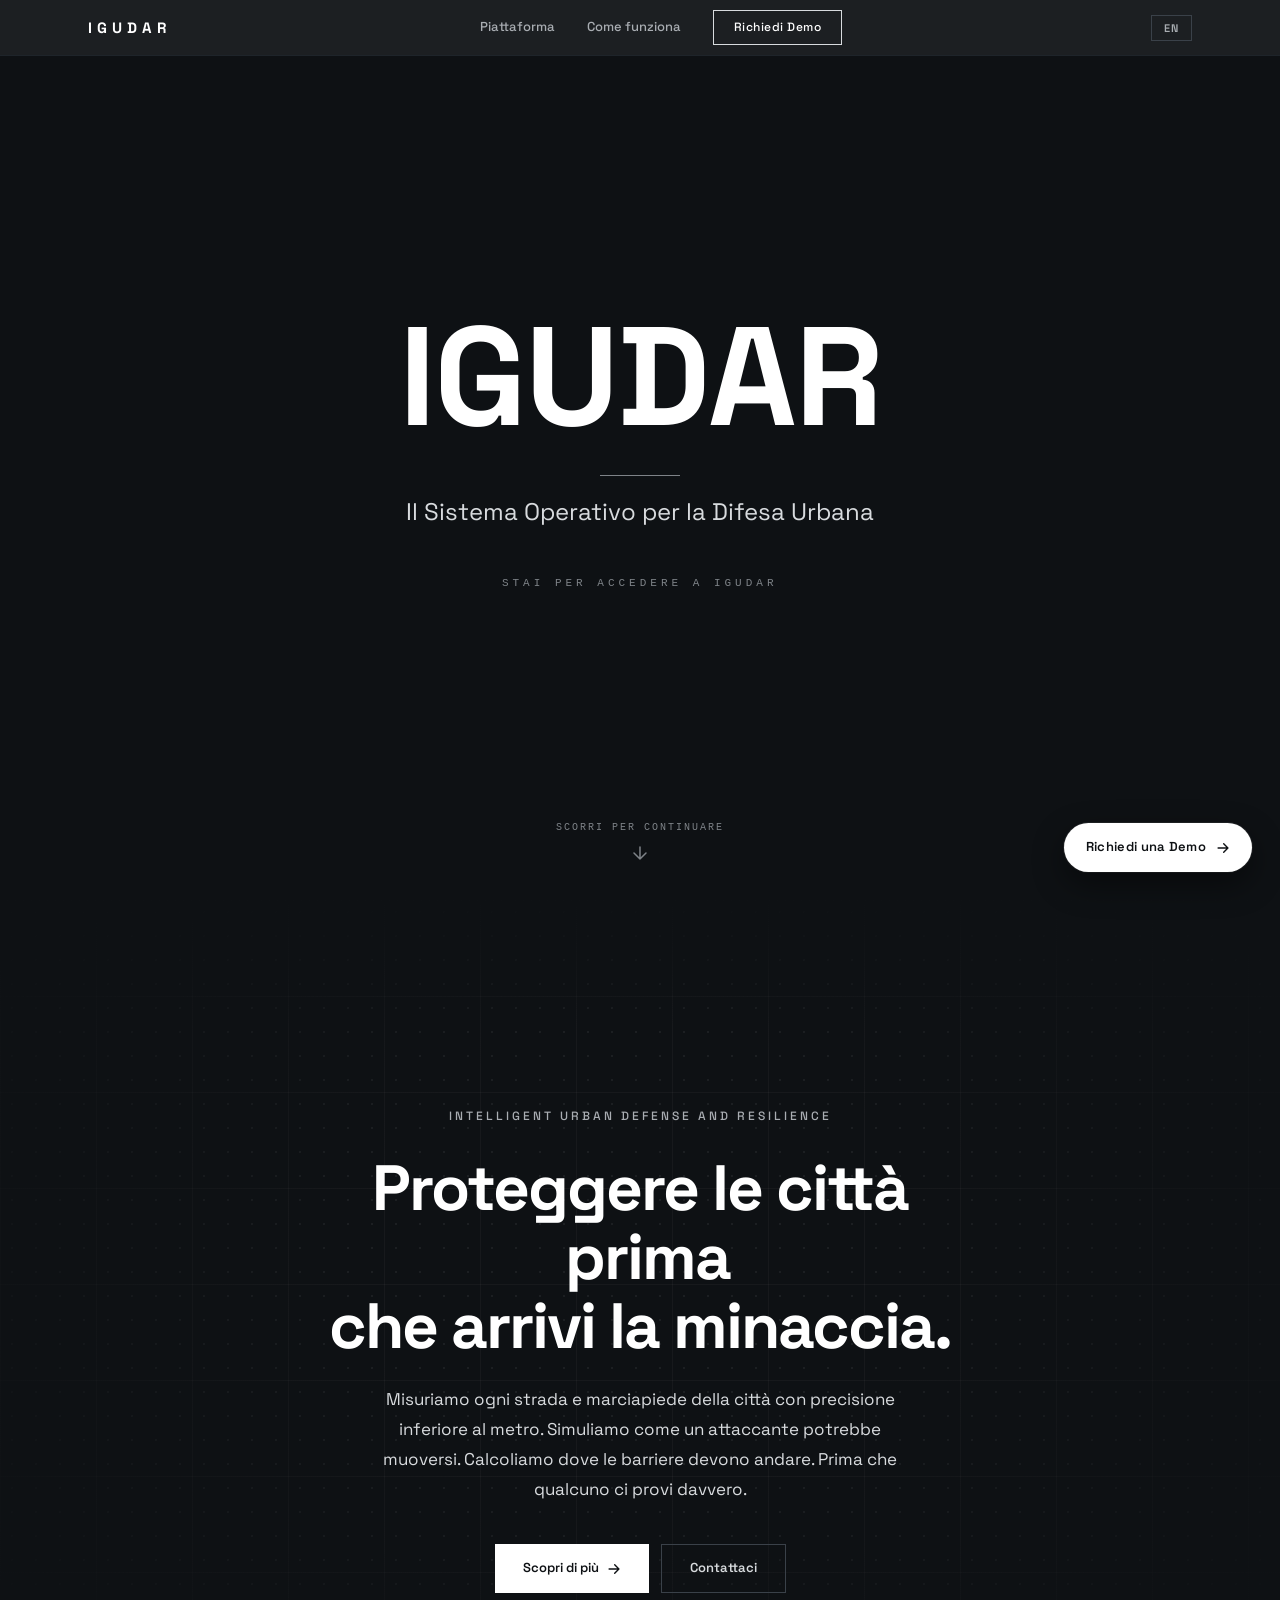
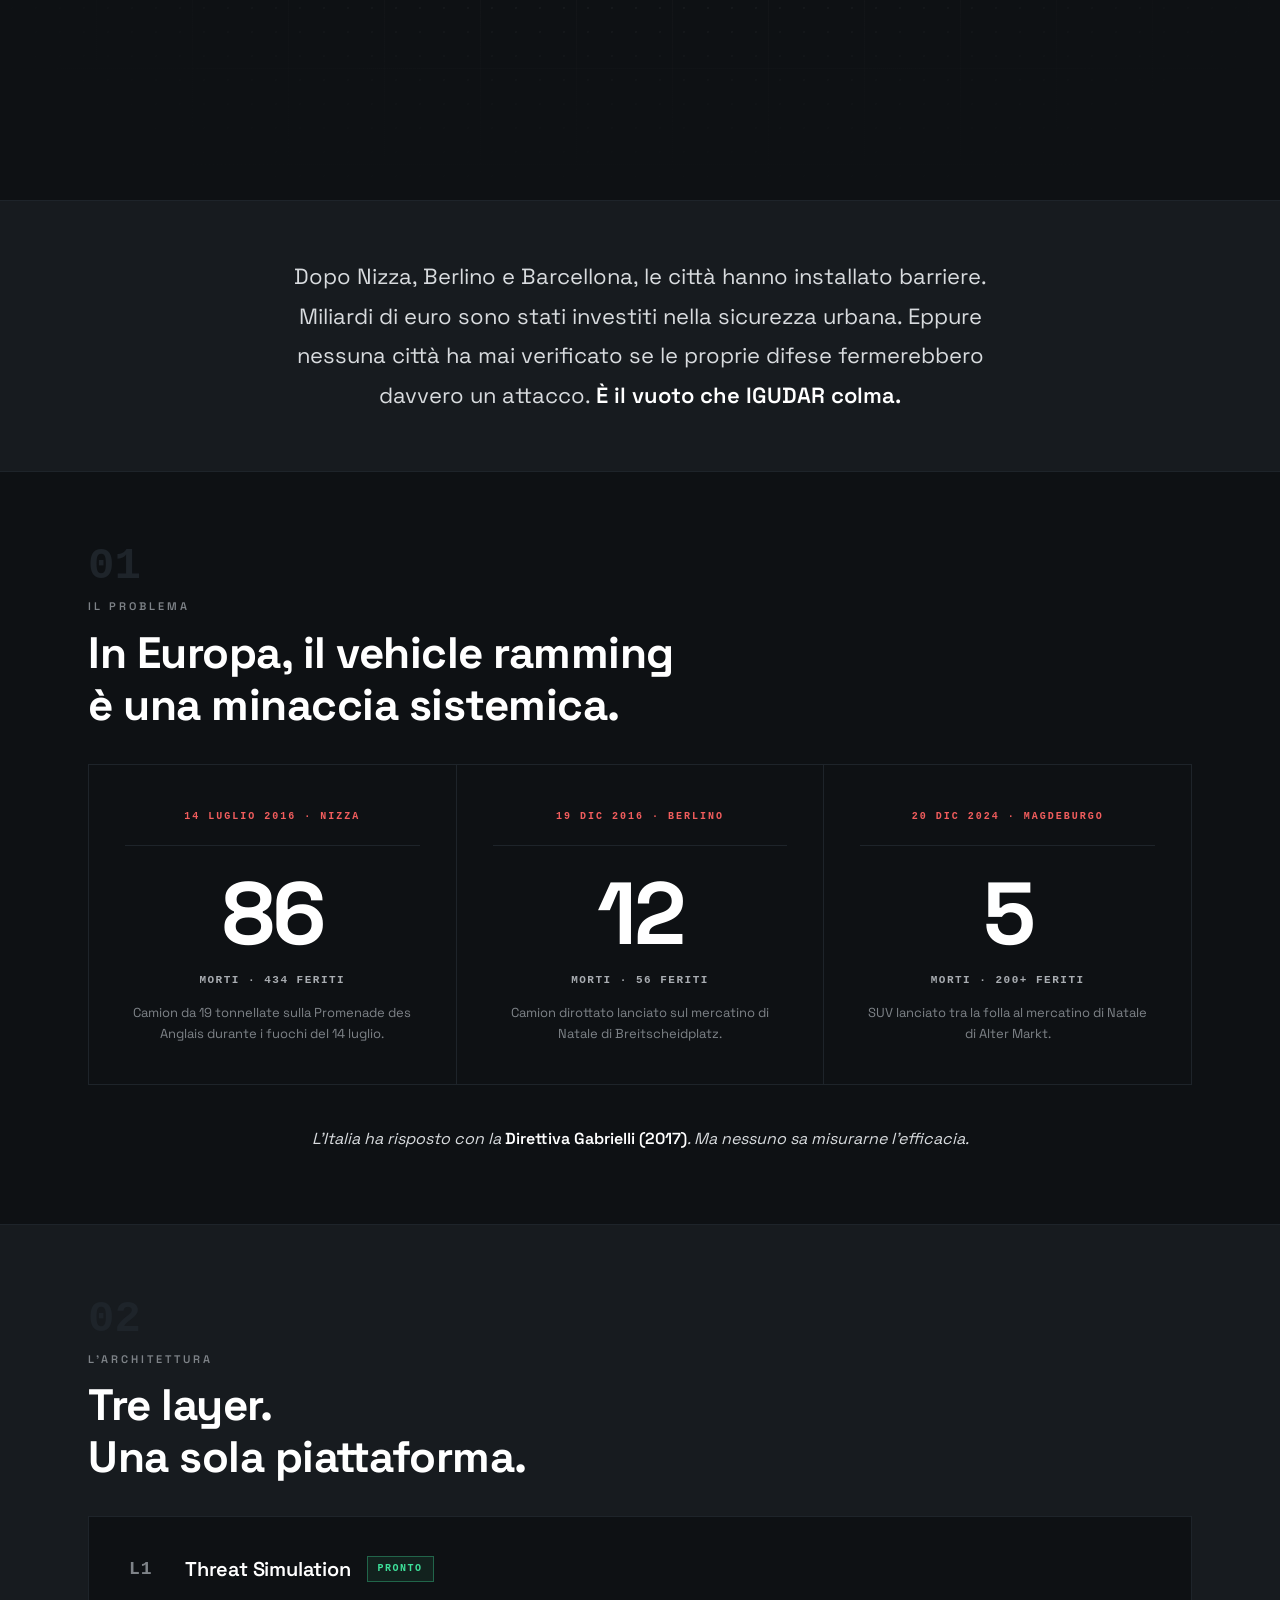
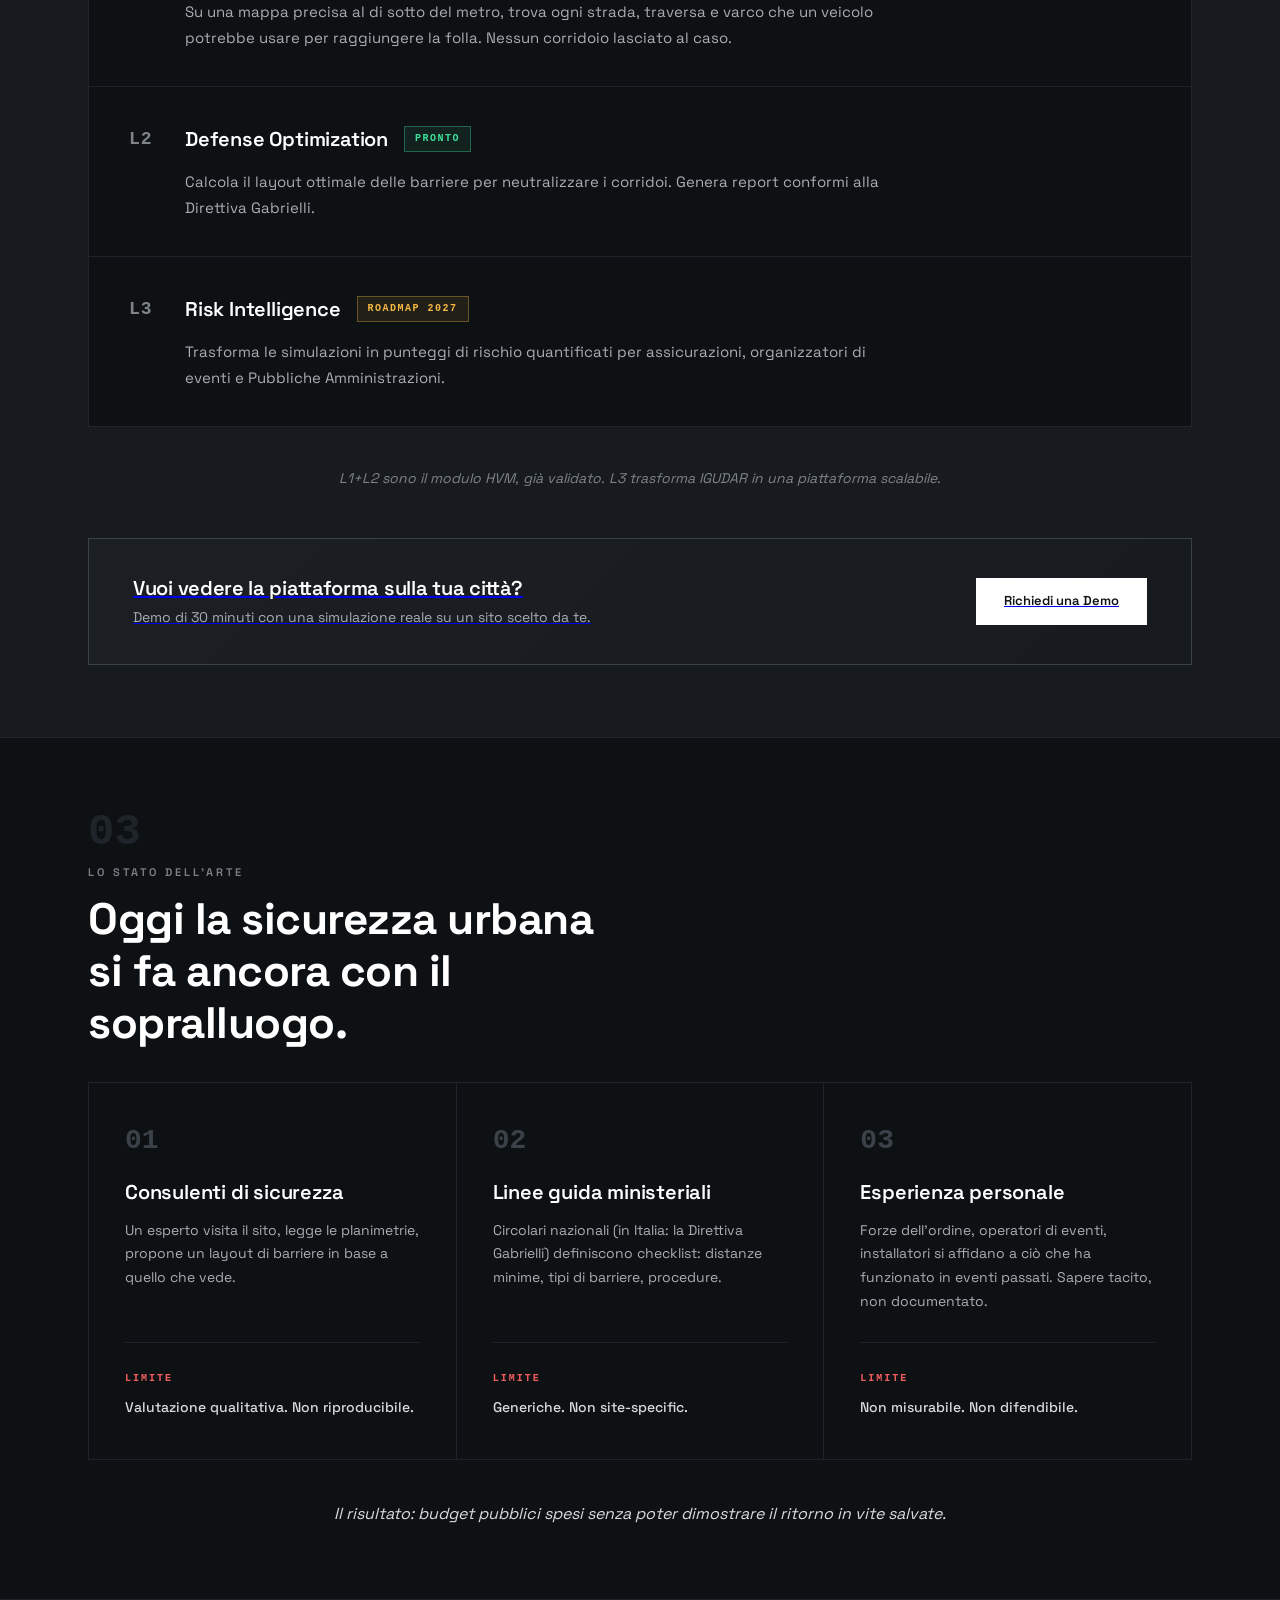
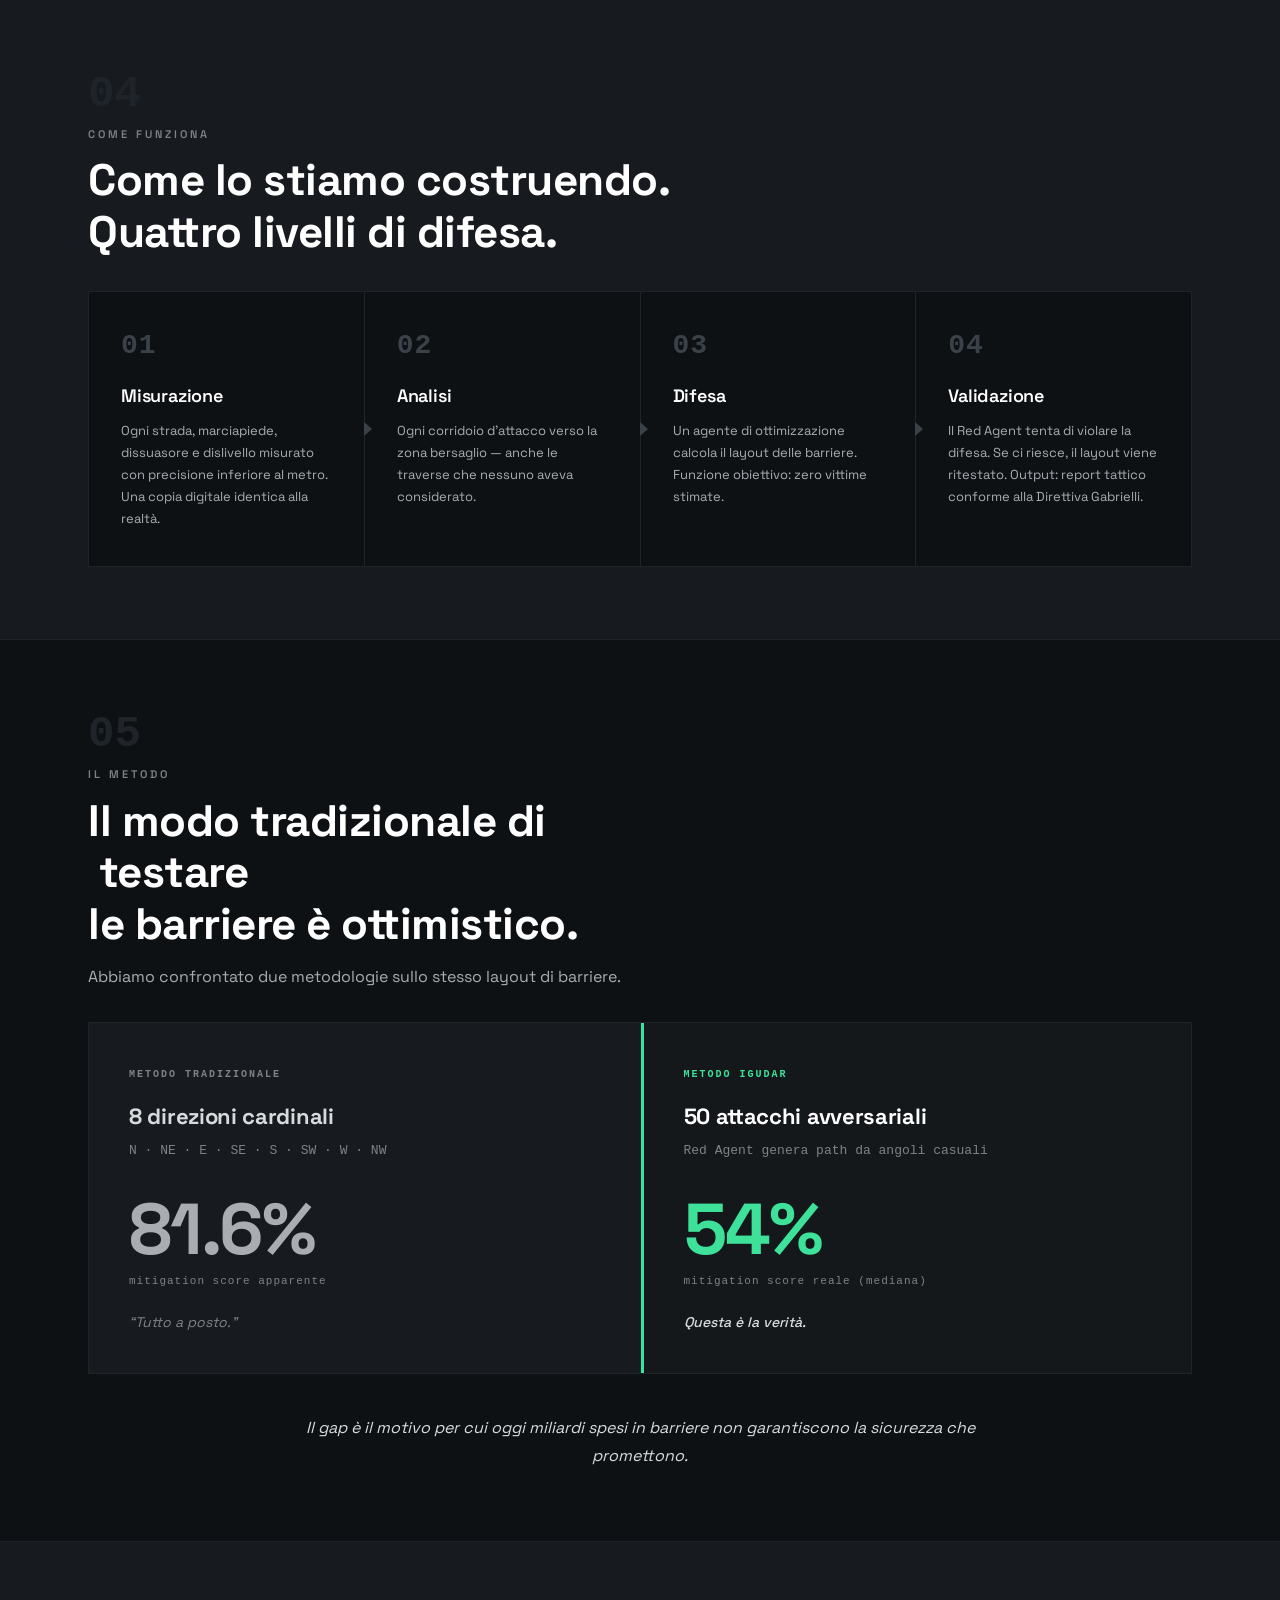
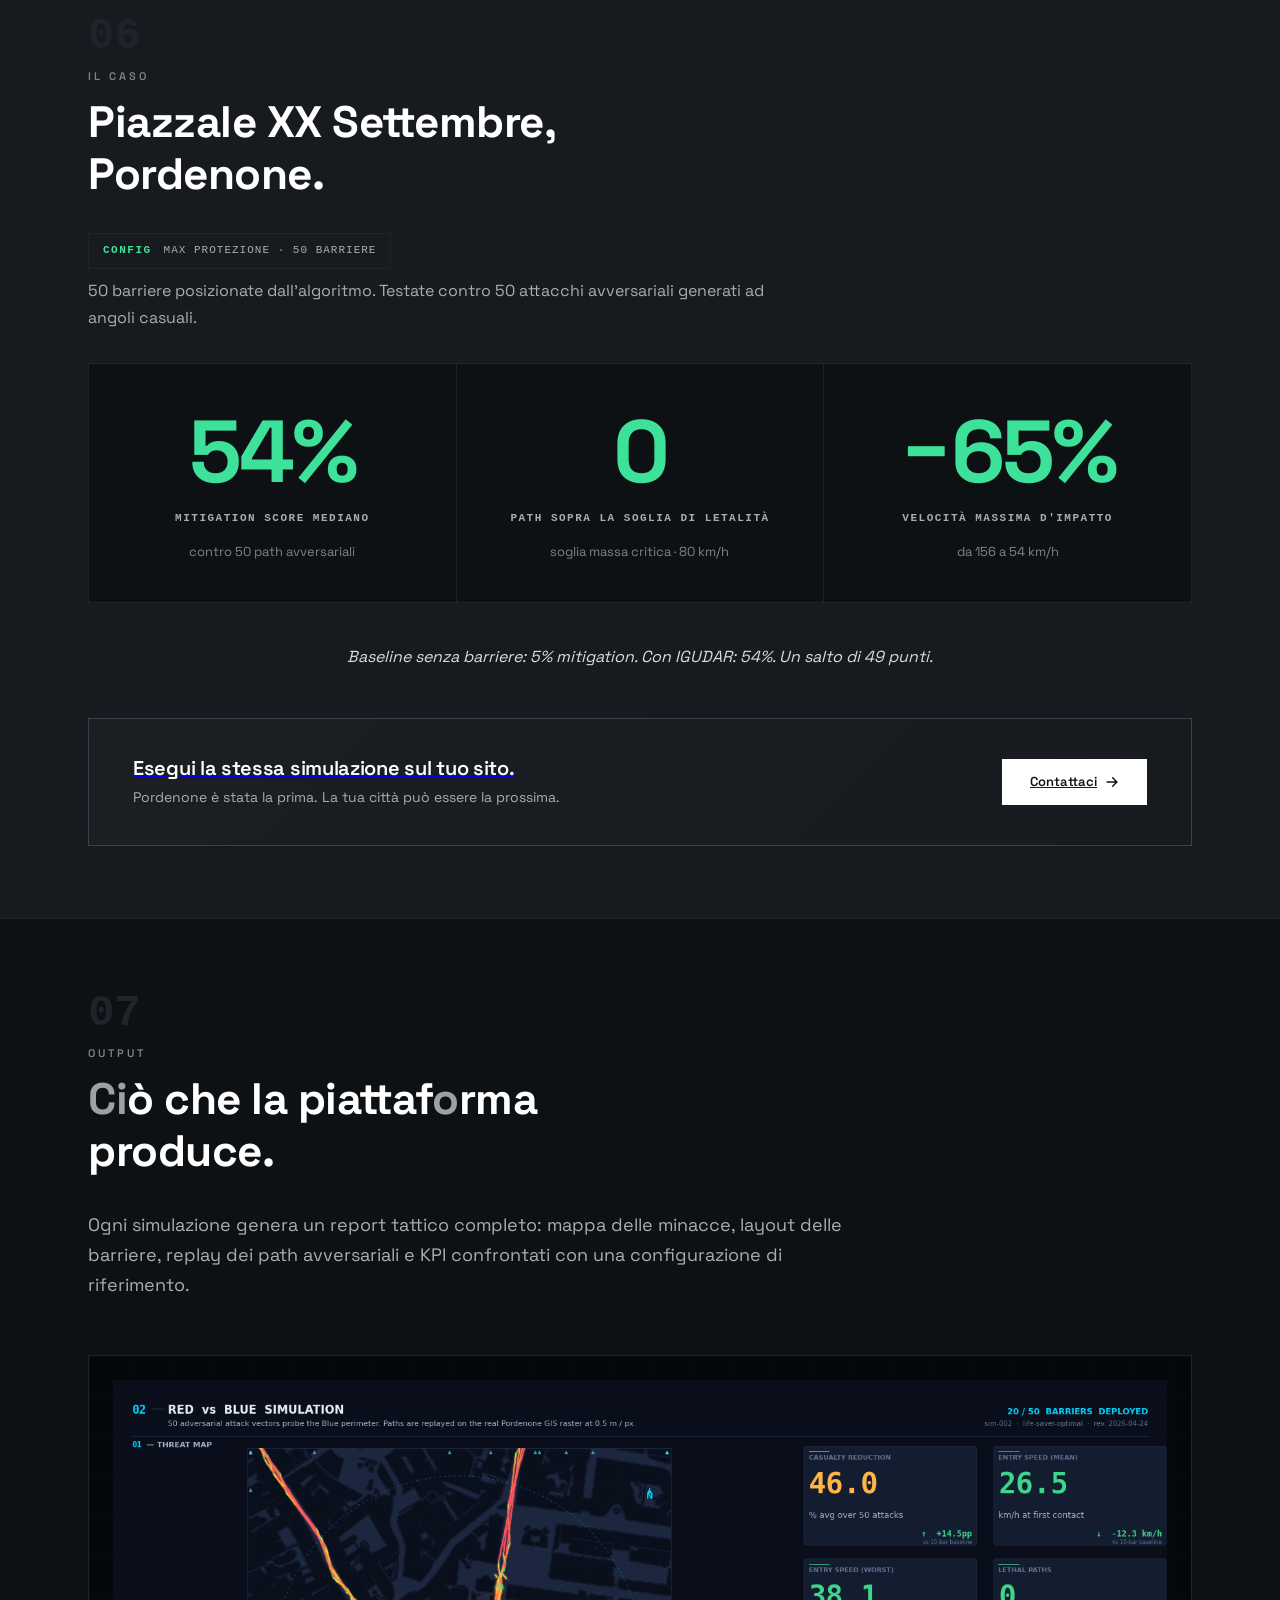
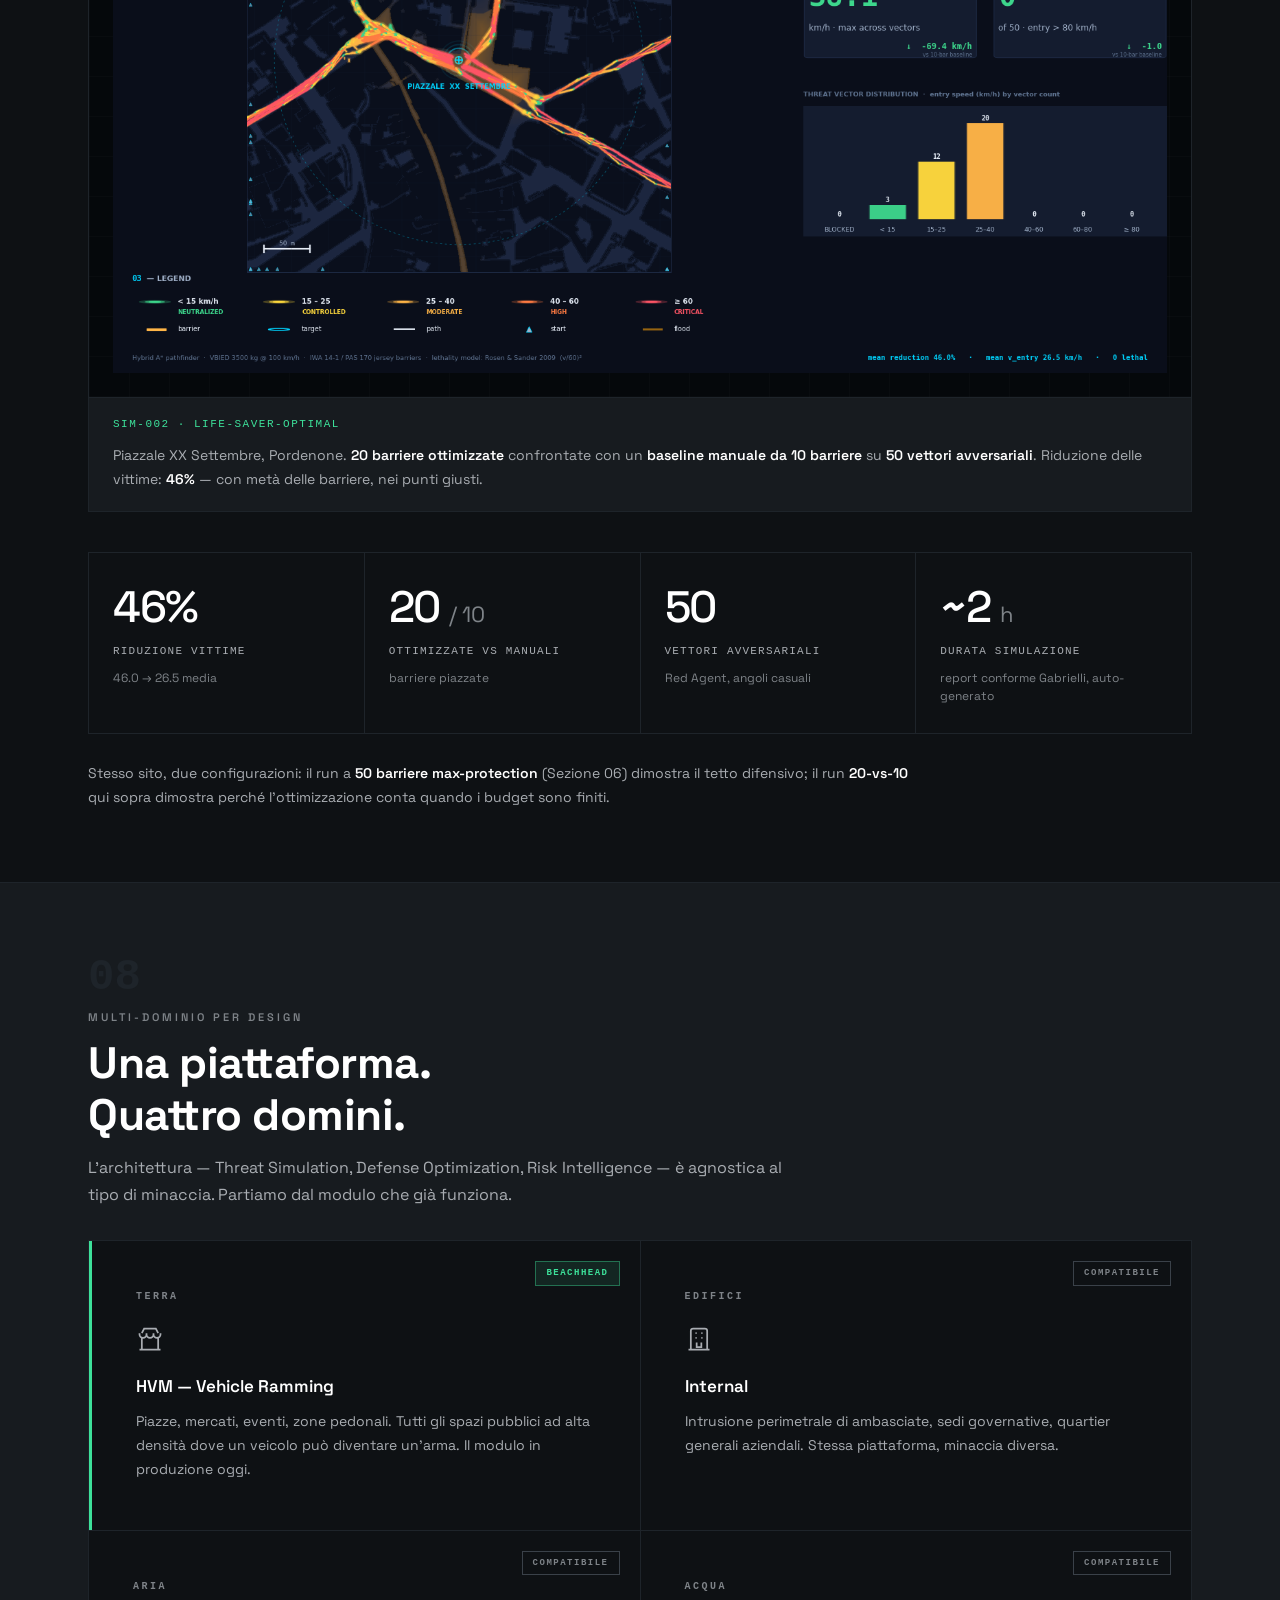
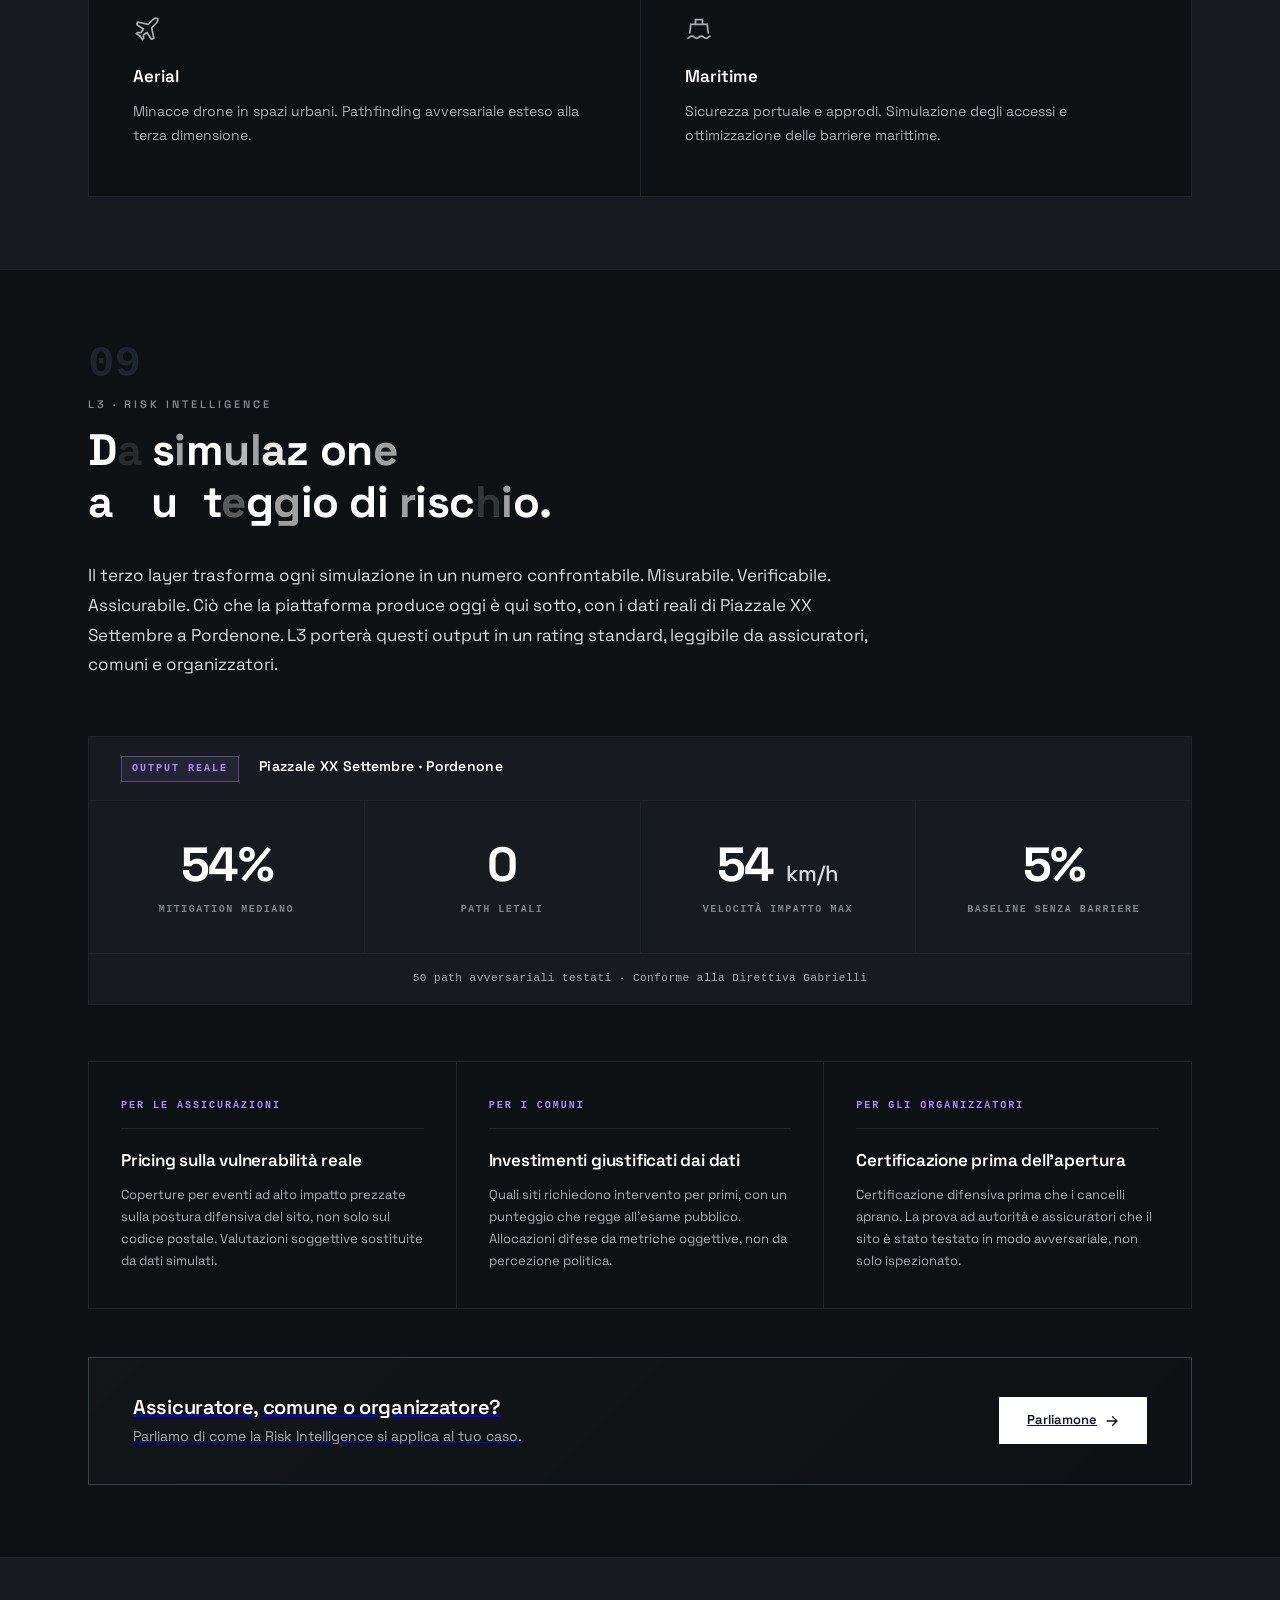
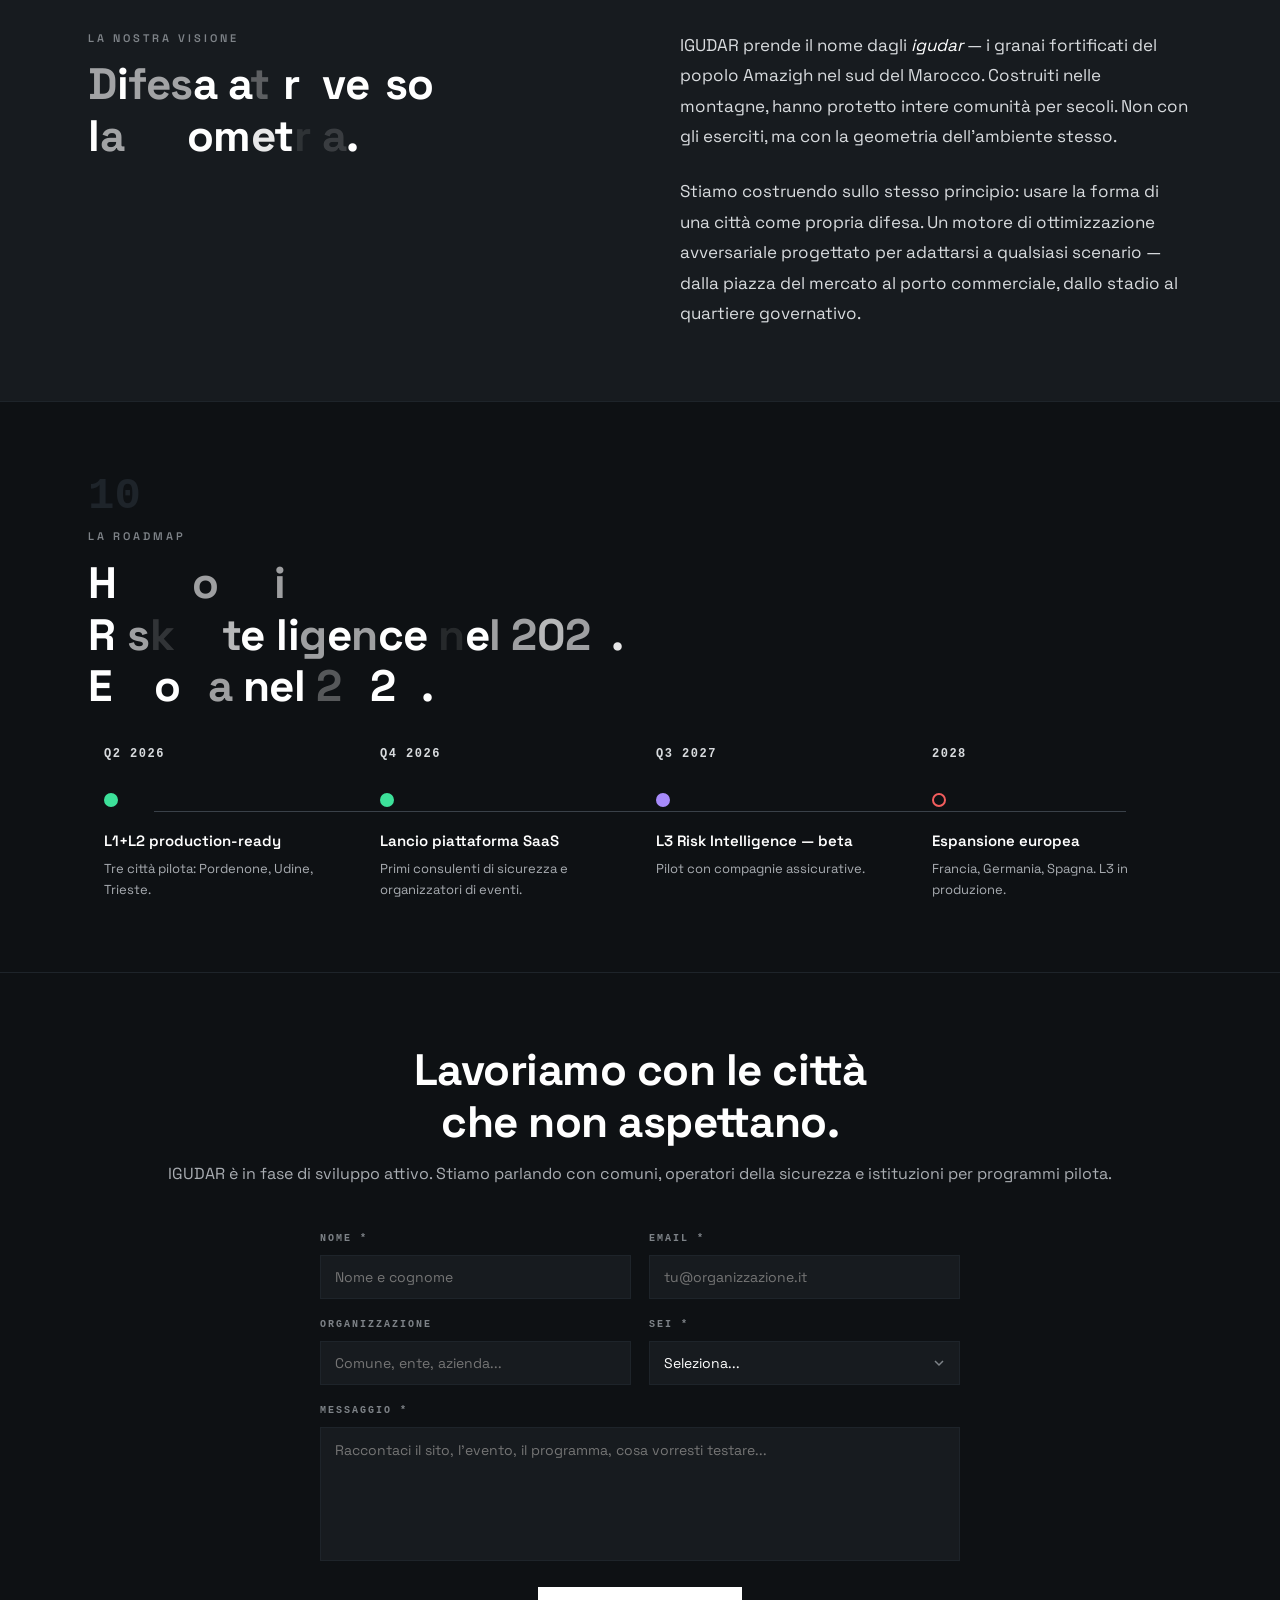
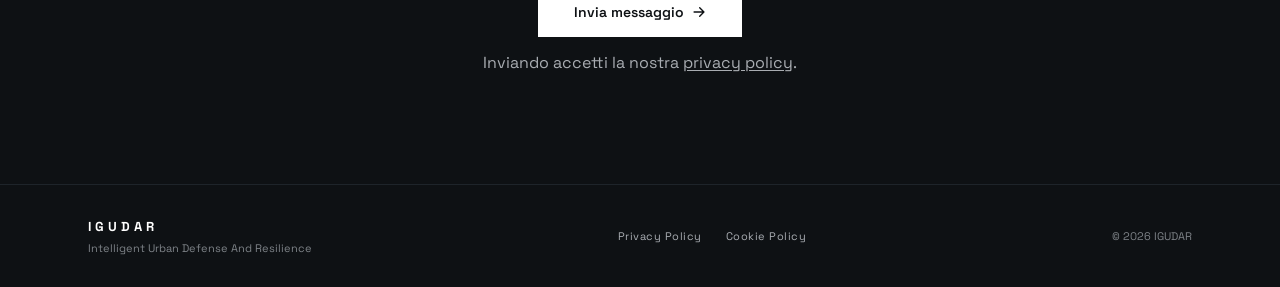
<file: index.html>
<!DOCTYPE html>
<html lang="it">

<head>
    <meta name="google-site-verification" content="nN8p-gAMRYsLFjr36QF_onqo87UpX6CJcv8KYTWXtKY" />
    <meta charset="UTF-8">
    <meta name="viewport" content="width=device-width, initial-scale=1.0">
    <title>IGUDAR — Intelligent Urban Defense And Resilience</title>
    <link rel="preconnect" href="https://fonts.googleapis.com">
    <link rel="preconnect" href="https://fonts.gstatic.com" crossorigin>
    <link href="https://fonts.googleapis.com/css2?family=Space+Grotesk:wght@300;400;500;600;700&display=swap"
        rel="stylesheet">
    <link rel="stylesheet" href="style.css">

    <!-- Avacy Cookie Consent -->
    <script id='oil-configuration' type='application/configuration'
        data-remote-config='https://igudar.avacy-cdn.com/config/igudar/4125e2e5-4762-4b36-a372-154ff3115007/banner.json'></script>
    <script src='https://igudar.avacy-cdn.com/current/dist/oilstub.min.js'></script>
    <script src='https://igudar.avacy-cdn.com/current/dist/oil.min.js'></script>
</head>

<body>

    <!-- INTRO + HERO — unified opening sequence -->
    <div class="opening-sequence">
        <!-- INTRO — Gotham-style sticky entry that fades into the hero -->
        <section class="intro-section" id="introSection">
            <div class="intro-inner">
                <div class="intro-title" id="introTitle" aria-label="IGUDAR"></div>
                <div class="intro-divider" id="introDivider"></div>
                <p class="intro-subtitle" id="introSub" data-en="The Operating System for Urban Defense"
                    data-it="Il Sistema Operativo per la Difesa Urbana">The Operating System for Urban Defense</p>
                <p class="intro-entering" id="introEntering" data-en="You are now entering IGUDAR"
                    data-it="Stai per accedere a IGUDAR">You are now entering IGUDAR</p>
            </div>
            <div class="intro-scroll" id="introScroll">
                <span data-en="Scroll to continue" data-it="Scorri per continuare">Scroll to continue</span>
                <svg width="14" height="14" viewBox="0 0 14 14" fill="none">
                    <path d="M7 1v12M1 7l6 6 6-6" stroke="currentColor" stroke-width="1.5" stroke-linecap="round"
                        stroke-linejoin="round" />
                </svg>
            </div>
        </section>

        <!-- NAV -->
        <nav class="nav">
            <div class="nav-inner">
                <div class="nav-logo">
                    <span class="logo-text">IGUDAR</span>
                </div>
                <div class="nav-links">
                    <a href="#platform" data-en="Platform" data-it="Piattaforma">Platform</a>
                    <a href="#how" data-en="How it works" data-it="Come funziona">How it works</a>
                    <a href="#contact" class="nav-cta" data-en="Request Demo" data-it="Richiedi Demo">Request Demo</a>
                </div>
                <button class="lang-btn" id="langToggle">EN</button>
            </div>
        </nav>

        <!-- HERO -->
        <section class="hero">
            <div class="hero-bg"></div>
            <div class="hero-content">
                <p class="hero-eyebrow" data-en="Intelligent Urban Defense And Resilience"
                    data-it="Intelligent Urban Defense And Resilience">Intelligent Urban Defense And Resilience</p>
                <h1 class="flicker-text" data-en="Protecting cities before<br>the threat arrives."
                    data-it="Proteggere le citt&agrave; prima<br>che arrivi la minaccia.">Protecting cities
                    before<br>the threat arrives.</h1>
                <p class="hero-sub"
                    data-en="We measure every street and curb of the city with sub-meter precision. We simulate how an attacker could move through it. We compute where the barriers have to go. Before anyone tries for real."
                    data-it="Misuriamo ogni strada e marciapiede della citt&agrave; con precisione inferiore al metro. Simuliamo come un attaccante potrebbe muoversi. Calcoliamo dove le barriere devono andare. Prima che qualcuno ci provi davvero.">
                    We measure every street and curb of the city with sub-meter precision. We simulate how an attacker
                    could move through it. We compute where the barriers have to go. Before anyone tries for real.</p>
                <div class="hero-actions">
                    <a href="#platform" class="btn-primary">
                        <span data-en="Learn more" data-it="Scopri di pi&ugrave;">Learn more</span>
                        <svg viewBox="0 0 20 20" fill="currentColor" width="14" height="14">
                            <path
                                d="M10.293 3.293a1 1 0 011.414 0l6 6a1 1 0 010 1.414l-6 6a1 1 0 01-1.414-1.414L14.586 11H3a1 1 0 110-2h11.586l-4.293-4.293a1 1 0 010-1.414z" />
                        </svg>
                    </a>
                    <a href="#contact" class="btn-ghost" data-en="Contact us" data-it="Contattaci">Contact us</a>
                </div>
            </div>
        </section>
    </div>

    <!-- STATEMENT -->
    <section class="statement">
        <div class="container">
            <p class="reveal"
                data-en="After Nice, Berlin, and Barcelona, cities installed barriers. Billions of euros were invested in urban security. Yet no city has ever verified whether its defenses would actually stop an attack. <strong>That is the gap IGUDAR closes.</strong>"
                data-it="Dopo Nizza, Berlino e Barcellona, le citt&agrave; hanno installato barriere. Miliardi di euro sono stati investiti nella sicurezza urbana. Eppure nessuna citt&agrave; ha mai verificato se le proprie difese fermerebbero davvero un attacco. <strong>&Egrave; il vuoto che IGUDAR colma.</strong>">
                After Nice, Berlin, and Barcelona, cities installed barriers. Billions of euros were invested in urban
                security. Yet no city has ever verified whether its defenses would actually stop an attack. <strong>That
                    is the gap IGUDAR closes.</strong></p>
        </div>
    </section>

    <!-- PROBLEM -->
    <section class="section" id="problem">
        <div class="container">
            <div class="section-num reveal">01</div>
            <p class="section-tag reveal" data-en="THE PROBLEM" data-it="IL PROBLEMA">THE PROBLEM</p>
            <h2 class="reveal" data-en="In Europe, vehicle ramming<br>is a systemic threat."
                data-it="In Europa, il vehicle ramming<br>&egrave; una minaccia sistemica.">In Europe, vehicle
                ramming<br>is a systemic threat.</h2>

            <div class="stat-cards reveal">
                <div class="stat-card">
                    <div class="stat-tag" data-en="14 JULY 2016 &middot; NICE" data-it="14 LUGLIO 2016 &middot; NIZZA">
                        14 JULY 2016 &middot; NICE</div>
                    <div class="stat-num">86</div>
                    <div class="stat-label" data-en="killed &middot; 434 injured" data-it="morti &middot; 434 feriti">
                        killed &middot; 434 injured</div>
                    <div class="stat-caption"
                        data-en="19-ton truck along the Promenade des Anglais during Bastille Day fireworks."
                        data-it="Camion da 19 tonnellate sulla Promenade des Anglais durante i fuochi del 14 luglio.">
                        19-ton truck along the Promenade des Anglais during Bastille Day fireworks.</div>
                </div>
                <div class="stat-card">
                    <div class="stat-tag" data-en="19 DEC 2016 &middot; BERLIN" data-it="19 DIC 2016 &middot; BERLINO">
                        19 DEC 2016 &middot; BERLIN</div>
                    <div class="stat-num">12</div>
                    <div class="stat-label" data-en="killed &middot; 56 injured" data-it="morti &middot; 56 feriti">
                        killed &middot; 56 injured</div>
                    <div class="stat-caption"
                        data-en="Hijacked truck rammed into the Breitscheidplatz Christmas market."
                        data-it="Camion dirottato lanciato sul mercatino di Natale di Breitscheidplatz.">Hijacked truck
                        rammed into the Breitscheidplatz Christmas market.</div>
                </div>
                <div class="stat-card">
                    <div class="stat-tag" data-en="20 DEC 2024 &middot; MAGDEBURG"
                        data-it="20 DIC 2024 &middot; MAGDEBURGO">20 DEC 2024 &middot; MAGDEBURG</div>
                    <div class="stat-num">5</div>
                    <div class="stat-label" data-en="killed &middot; 200+ injured" data-it="morti &middot; 200+ feriti">
                        killed &middot; 200+ injured</div>
                    <div class="stat-caption"
                        data-en="SUV driven through the crowd at the Alter Markt Christmas market."
                        data-it="SUV lanciato tra la folla al mercatino di Natale di Alter Markt.">SUV driven through
                        the crowd at the Alter Markt Christmas market.</div>
                </div>
            </div>

            <p class="problem-note reveal"
                data-en="Italy responded with the <strong>Gabrielli Directive (2017)</strong>. But no one knows how to measure its effectiveness."
                data-it="L'Italia ha risposto con la <strong>Direttiva Gabrielli (2017)</strong>. Ma nessuno sa misurarne l'efficacia.">
                Italy responded with the <strong>Gabrielli Directive (2017)</strong>. But no one knows how to measure
                its effectiveness.</p>
        </div>
    </section>

    <!-- ARCHITECTURE — 3 LAYERS -->
    <section class="section section-alt" id="architecture">
        <div class="container">
            <div class="section-num reveal">02</div>
            <p class="section-tag reveal" data-en="THE ARCHITECTURE" data-it="L'ARCHITETTURA">THE ARCHITECTURE</p>
            <h2 class="reveal" data-en="Three layers.<br>One platform." data-it="Tre layer.<br>Una sola piattaforma.">
                Three layers.<br>One platform.</h2>

            <div class="layers">
                <div class="layer reveal">
                    <div class="layer-head">
                        <span class="layer-id">L1</span>
                        <div class="layer-title">
                            <h3>Threat Simulation</h3>
                            <span class="layer-status status-ready" data-en="READY" data-it="PRONTO">READY</span>
                        </div>
                    </div>
                    <p data-en="On a map precise to under one meter, it finds every street, side road, and opening a vehicle could use to reach the crowd. No corridor is left unchecked."
                        data-it="Su una mappa precisa al di sotto del metro, trova ogni strada, traversa e varco che un veicolo potrebbe usare per raggiungere la folla. Nessun corridoio lasciato al caso.">
                        On a map precise to under one meter, it finds every street, side road, and opening a vehicle
                        could use to reach the crowd. No corridor is left unchecked.</p>
                </div>
                <div class="layer reveal reveal-delay-1">
                    <div class="layer-head">
                        <span class="layer-id">L2</span>
                        <div class="layer-title">
                            <h3>Defense Optimization</h3>
                            <span class="layer-status status-ready" data-en="READY" data-it="PRONTO">READY</span>
                        </div>
                    </div>
                    <p data-en="Computes the optimal barrier layout to neutralize every corridor. Generates reports compliant with the Gabrielli Directive."
                        data-it="Calcola il layout ottimale delle barriere per neutralizzare i corridoi. Genera report conformi alla Direttiva Gabrielli.">
                        Computes the optimal barrier layout to neutralize every corridor. Generates reports compliant
                        with the Gabrielli Directive.</p>
                </div>
                <div class="layer reveal reveal-delay-2">
                    <div class="layer-head">
                        <span class="layer-id">L3</span>
                        <div class="layer-title">
                            <h3>Risk Intelligence</h3>
                            <span class="layer-status status-roadmap" data-en="ROADMAP 2027"
                                data-it="ROADMAP 2027">ROADMAP 2027</span>
                        </div>
                    </div>
                    <p data-en="Turns simulations into quantified risk scores for insurers, event organizers and public administrations."
                        data-it="Trasforma le simulazioni in punteggi di rischio quantificati per assicurazioni, organizzatori di eventi e Pubbliche Amministrazioni.">
                        Turns simulations into quantified risk scores for insurers, event organizers and public
                        administrations.</p>
                </div>
            </div>

            <p class="layer-note reveal"
                data-en="L1+L2 are the HVM module, already validated. L3 turns IGUDAR into a scalable platform."
                data-it="L1+L2 sono il modulo HVM, gi&agrave; validato. L3 trasforma IGUDAR in una piattaforma scalabile.">
                L1+L2 are the HVM module, already validated. L3 turns IGUDAR into a scalable platform.</p>

            <a href="#contact" class="cta-strip reveal">
                <div class="cta-strip-text">
                    <div class="cta-strip-title" data-en="Want to see the platform on your city?"
                        data-it="Vuoi vedere la piattaforma sulla tua citt&agrave;?">Vuoi vedere la piattaforma sulla
                        tua citt&agrave;?</div>
                    <div class="cta-strip-sub" data-en="30-minute demo with a real simulation on a site you choose."
                        data-it="Demo di 30 minuti con una simulazione reale su un sito scelto da te.">Demo di 30 minuti
                        con una simulazione reale su un sito scelto da te.</div>
                </div>
                <span class="btn-primary" data-en="Request a Demo" data-it="Richiedi una Demo">
                    <span data-en="Request a Demo" data-it="Richiedi una Demo">Richiedi una Demo</span>
                    <svg viewBox="0 0 20 20" fill="currentColor" width="14" height="14">
                        <path
                            d="M10.293 3.293a1 1 0 011.414 0l6 6a1 1 0 010 1.414l-6 6a1 1 0 01-1.414-1.414L14.586 11H3a1 1 0 110-2h11.586l-4.293-4.293a1 1 0 010-1.414z" />
                    </svg>
                </span>
            </a>
        </div>
    </section>

    <!-- STATE OF THE ART -->
    <section class="section" id="platform">
        <div class="container">
            <div class="section-num reveal">03</div>
            <p class="section-tag reveal" data-en="THE STATE OF THE ART" data-it="LO STATO DELL'ARTE">THE STATE OF THE
                ART</p>
            <h2 class="reveal" data-en="Today, urban security is still<br>done with the site visit."
                data-it="Oggi la sicurezza urbana<br>si fa ancora con il sopralluogo.">Today, urban security is
                still<br>done with the site visit.</h2>

            <div class="gap-cards reveal">
                <div class="gap-card">
                    <div class="gap-idx">01</div>
                    <h3 data-en="Security consultants" data-it="Consulenti di sicurezza">Security consultants</h3>
                    <p class="gap-desc"
                        data-en="A human expert walks the site, reads the plans, proposes a barrier layout based on what they see."
                        data-it="Un esperto visita il sito, legge le planimetrie, propone un layout di barriere in base a quello che vede.">
                        A human expert walks the site, reads the plans, proposes a barrier layout based on what they
                        see.</p>
                    <div class="gap-limit">
                        <span class="gap-limit-tag" data-en="LIMITATION" data-it="LIMITE">LIMITATION</span>
                        <p data-en="Qualitative assessment. Not reproducible."
                            data-it="Valutazione qualitativa. Non riproducibile.">Qualitative assessment. Not
                            reproducible.</p>
                    </div>
                </div>
                <div class="gap-card">
                    <div class="gap-idx">02</div>
                    <h3 data-en="Ministerial guidelines" data-it="Linee guida ministeriali">Ministerial guidelines</h3>
                    <p class="gap-desc"
                        data-en="National circulars (Italy: Gabrielli Directive) define checklists: minimum distances, barrier types, procedures."
                        data-it="Circolari nazionali (in Italia: la Direttiva Gabrielli) definiscono checklist: distanze minime, tipi di barriere, procedure.">
                        National circulars (Italy: Gabrielli Directive) define checklists: minimum distances, barrier
                        types, procedures.</p>
                    <div class="gap-limit">
                        <span class="gap-limit-tag" data-en="LIMITATION" data-it="LIMITE">LIMITATION</span>
                        <p data-en="Generic. Not site-specific." data-it="Generiche. Non site-specific.">Generic. Not
                            site-specific.</p>
                    </div>
                </div>
                <div class="gap-card">
                    <div class="gap-idx">03</div>
                    <h3 data-en="Personal experience" data-it="Esperienza personale">Personal experience</h3>
                    <p class="gap-desc"
                        data-en="Law enforcement, event operators, installers rely on what worked in past events. Tacit knowledge, not documented."
                        data-it="Forze dell'ordine, operatori di eventi, installatori si affidano a ci&ograve; che ha funzionato in eventi passati. Sapere tacito, non documentato.">
                        Law enforcement, event operators, installers rely on what worked in past events. Tacit
                        knowledge, not documented.</p>
                    <div class="gap-limit">
                        <span class="gap-limit-tag" data-en="LIMITATION" data-it="LIMITE">LIMITE</span>
                        <p data-en="Not measurable. Not defensible." data-it="Non misurabile. Non difendibile.">Not
                            measurable. Not defensible.</p>
                    </div>
                </div>
            </div>

            <p class="gap-note reveal"
                data-en="The result: public budgets spent without being able to prove the return in lives saved."
                data-it="Il risultato: budget pubblici spesi senza poter dimostrare il ritorno in vite salvate.">The
                result: public budgets spent without being able to prove the return in lives saved.</p>
        </div>
    </section>

    <!-- HOW IT WORKS -->
    <section class="section section-alt" id="how">
        <div class="container">
            <div class="section-num reveal">04</div>
            <p class="section-tag reveal" data-en="HOW IT WORKS" data-it="COME FUNZIONA">HOW IT WORKS</p>
            <h2 class="reveal" data-en="How we're building it.<br>Four layers of defense."
                data-it="Come lo stiamo costruendo.<br>Quattro livelli di difesa.">How we're building it.<br>Four layers
                of defense.</h2>

            <div class="pipeline reveal">
                <div class="pipe-step">
                    <div class="pipe-num">01</div>
                    <h3 data-en="Measure" data-it="Misurazione">Measure</h3>
                    <p data-en="Every street, curb, bollard, and elevation of the site measured with sub-meter precision. A digital copy identical to reality."
                        data-it="Ogni strada, marciapiede, dissuasore e dislivello misurato con precisione inferiore al metro. Una copia digitale identica alla realt&agrave;.">
                        Every street, curb, bollard, and elevation of the site measured with sub-meter precision. A
                        digital copy identical to reality.</p>
                </div>
                <div class="pipe-step">
                    <div class="pipe-num">02</div>
                    <h3 data-en="Analyze" data-it="Analisi">Analyze</h3>
                    <p data-en="Every attack corridor toward the target zone &mdash; including the side streets no one considered."
                        data-it="Ogni corridoio d'attacco verso la zona bersaglio &mdash; anche le traverse che nessuno aveva considerato.">
                        Every attack corridor toward the target zone &mdash; including the side streets no one
                        considered.</p>
                </div>
                <div class="pipe-step">
                    <div class="pipe-num">03</div>
                    <h3 data-en="Defend" data-it="Difesa">Defend</h3>
                    <p data-en="An optimization agent computes the barrier layout. Objective function: zero projected casualties."
                        data-it="Un agente di ottimizzazione calcola il layout delle barriere. Funzione obiettivo: zero vittime stimate.">
                        An optimization agent computes the barrier layout. Objective function: zero projected
                        casualties.</p>
                </div>
                <div class="pipe-step">
                    <div class="pipe-num">04</div>
                    <h3 data-en="Validate" data-it="Validazione">Validate</h3>
                    <p data-en="The Red Agent tries to break the defense. If it succeeds, the layout is retested. Output: Gabrielli-compliant tactical report."
                        data-it="Il Red Agent tenta di violare la difesa. Se ci riesce, il layout viene ritestato. Output: report tattico conforme alla Direttiva Gabrielli.">
                        The Red Agent tries to break the defense. If it succeeds, the layout is retested. Output:
                        Gabrielli-compliant tactical report.</p>
                </div>
            </div>
        </div>
    </section>

    <!-- METHOD — adversarial comparison -->
    <section class="section" id="method">
        <div class="container">
            <div class="section-num reveal">05</div>
            <p class="section-tag reveal" data-en="THE METHOD" data-it="IL METODO">THE METHOD</p>
            <h2 class="reveal flicker-text" data-en="The traditional way of testing<br>barriers is optimistic."
                data-it="Il modo tradizionale di testare<br>le barriere &egrave; ottimistico.">The traditional way of
                testing<br>barriers is optimistic.</h2>
            <p class="method-intro reveal" data-en="We compared two methodologies on the same barrier layout."
                data-it="Abbiamo confrontato due metodologie sullo stesso layout di barriere.">We compared two
                methodologies on the same barrier layout.</p>

            <div class="method-compare reveal">
                <div class="method-col method-trad">
                    <div class="method-tag" data-en="TRADITIONAL METHOD" data-it="METODO TRADIZIONALE">TRADITIONAL
                        METHOD</div>
                    <h3 data-en="8 cardinal directions" data-it="8 direzioni cardinali">8 cardinal directions</h3>
                    <p class="method-sub">N &middot; NE &middot; E &middot; SE &middot; S &middot; SW &middot; W
                        &middot; NW</p>
                    <div class="method-score">81.6%</div>
                    <div class="method-score-label" data-en="apparent mitigation score"
                        data-it="mitigation score apparente">apparent mitigation score</div>
                    <p class="method-quip" data-en="&ldquo;Everything is fine.&rdquo;"
                        data-it="&ldquo;Tutto a posto.&rdquo;">&ldquo;Everything is fine.&rdquo;</p>
                </div>
                <div class="method-col method-ig">
                    <div class="method-tag" data-en="IGUDAR METHOD" data-it="METODO IGUDAR">IGUDAR METHOD</div>
                    <h3 data-en="50 adversarial attacks" data-it="50 attacchi avversariali">50 adversarial attacks</h3>
                    <p class="method-sub" data-en="Red Agent generates paths from random angles"
                        data-it="Red Agent genera path da angoli casuali">Red Agent generates paths from random angles
                    </p>
                    <div class="method-score">54%</div>
                    <div class="method-score-label" data-en="real mitigation score (median)"
                        data-it="mitigation score reale (mediana)">real mitigation score (median)</div>
                    <p class="method-quip" data-en="This is the truth." data-it="Questa &egrave; la verit&agrave;.">This
                        is the truth.</p>
                </div>
            </div>

            <p class="method-note reveal"
                data-en="The gap is why billions spent on barriers do not deliver the security they promise."
                data-it="Il gap &egrave; il motivo per cui oggi miliardi spesi in barriere non garantiscono la sicurezza che promettono.">
                The gap is why billions spent on barriers do not deliver the security they promise.</p>
        </div>
    </section>

    <!-- CASE — Pordenone -->
    <section class="section section-alt" id="case">
        <div class="container">
            <div class="section-num reveal">06</div>
            <p class="section-tag reveal" data-en="THE CASE" data-it="IL CASO">THE CASE</p>
            <h2 class="reveal" data-en="Piazzale XX Settembre,<br>Pordenone."
                data-it="Piazzale XX Settembre,<br>Pordenone.">Piazzale XX Settembre,<br>Pordenone.</h2>
            <p class="case-config reveal"><span class="config-tag" data-en="CONFIG" data-it="CONFIG">CONFIG</span><span
                    class="config-val" data-en="max protection &middot; 50 barriers"
                    data-it="max protezione &middot; 50 barriere">max protection &middot; 50 barriers</span></p>
            <p class="case-intro reveal"
                data-en="50 barriers placed by the algorithm. Tested against 50 adversarial attacks generated at random angles."
                data-it="50 barriere posizionate dall'algoritmo. Testate contro 50 attacchi avversariali generati ad angoli casuali.">
                50 barriers placed by the algorithm. Tested against 50 adversarial attacks generated at random angles.
            </p>

            <div class="stat-cards case-stats reveal">
                <div class="stat-card stat-ok">
                    <div class="stat-num">54%</div>
                    <div class="stat-label" data-en="median mitigation score" data-it="mitigation score mediano">median
                        mitigation score</div>
                    <div class="stat-caption" data-en="against 50 adversarial paths"
                        data-it="contro 50 path avversariali">against 50 adversarial paths</div>
                </div>
                <div class="stat-card stat-ok">
                    <div class="stat-num">0</div>
                    <div class="stat-label" data-en="paths above lethality threshold"
                        data-it="path sopra la soglia di letalit&agrave;">paths above lethality threshold</div>
                    <div class="stat-caption" data-en="mass casualty zone &middot; 80 km/h"
                        data-it="soglia massa critica &middot; 80 km/h">mass casualty zone &middot; 80 km/h</div>
                </div>
                <div class="stat-card stat-ok">
                    <div class="stat-num">&minus;65%</div>
                    <div class="stat-label" data-en="max impact velocity" data-it="velocit&agrave; massima d'impatto">
                        max impact velocity</div>
                    <div class="stat-caption" data-en="from 156 to 54 km/h" data-it="da 156 a 54 km/h">from 156 to 54
                        km/h</div>
                </div>
            </div>

            <p class="case-note reveal"
                data-en="Baseline without barriers: 5% mitigation. With IGUDAR: 54%. A jump of 49 points."
                data-it="Baseline senza barriere: 5% mitigation. Con IGUDAR: 54%. Un salto di 49 punti.">Baseline
                without barriers: 5% mitigation. With IGUDAR: 54%. A jump of 49 points.</p>

            <a href="#contact" class="cta-strip reveal">
                <div class="cta-strip-text">
                    <div class="cta-strip-title" data-en="Run the same simulation on your site."
                        data-it="Esegui la stessa simulazione sul tuo sito.">Esegui la stessa simulazione sul tuo sito.
                    </div>
                    <div class="cta-strip-sub" data-en="Pordenone was the first. Your city can be next."
                        data-it="Pordenone &egrave; stata la prima. La tua citt&agrave; pu&ograve; essere la prossima.">
                        Pordenone &egrave; stata la prima. La tua citt&agrave; pu&ograve; essere la prossima.</div>
                </div>
                <span class="btn-primary">
                    <span data-en="Get in touch" data-it="Contattaci">Contattaci</span>
                    <svg viewBox="0 0 20 20" fill="currentColor" width="14" height="14">
                        <path
                            d="M10.293 3.293a1 1 0 011.414 0l6 6a1 1 0 010 1.414l-6 6a1 1 0 01-1.414-1.414L14.586 11H3a1 1 0 110-2h11.586l-4.293-4.293a1 1 0 010-1.414z" />
                    </svg>
                </span>
            </a>
        </div>
    </section>

    <!-- OUTPUT — Tactical Report -->
    <section class="section" id="output">
        <div class="container">
            <div class="section-num reveal">07</div>
            <p class="section-tag reveal" data-en="OUTPUT" data-it="OUTPUT">OUTPUT</p>
            <h2 class="reveal flicker-text" data-en="What the platform<br>produces."
                data-it="Ci&ograve; che la piattaforma<br>produce.">What the platform<br>produces.</h2>
            <p class="output-intro reveal"
                data-en="Each simulation run generates a full tactical report: threat map, barrier layout, adversarial path replay, and KPIs benchmarked against a baseline configuration."
                data-it="Ogni simulazione genera un report tattico completo: mappa delle minacce, layout delle barriere, replay dei path avversariali e KPI confrontati con una configurazione di riferimento.">
                Each simulation run generates a full tactical report: threat map, barrier layout, adversarial path
                replay, and KPIs benchmarked against a baseline configuration.</p>

            <figure class="output-render reveal">
                <div class="output-render-frame">
                    <img src="investor_viz_web.png"
                        alt="IGUDAR tactical report — Red vs Blue simulation on Piazzale XX Settembre, Pordenone."
                        loading="lazy">
                </div>
                <figcaption class="output-caption">
                    <span class="output-caption-tag" data-en="SIM-002 &middot; life-saver-optimal"
                        data-it="SIM-002 &middot; life-saver-optimal">SIM-002 &middot; life-saver-optimal</span>
                    <p data-en="Piazzale XX Settembre, Pordenone. <strong>20 optimized barriers</strong> benchmarked against a <strong>10-barrier manual baseline</strong> across <strong>50 adversarial vectors</strong>. Casualty reduction: <strong>46%</strong> &mdash; with half the barriers in the right places."
                        data-it="Piazzale XX Settembre, Pordenone. <strong>20 barriere ottimizzate</strong> confrontate con un <strong>baseline manuale da 10 barriere</strong> su <strong>50 vettori avversariali</strong>. Riduzione delle vittime: <strong>46%</strong> &mdash; con met&agrave; delle barriere, nei punti giusti.">
                        Piazzale XX Settembre, Pordenone. <strong>20 optimized barriers</strong> benchmarked against a
                        <strong>10-barrier manual baseline</strong> across <strong>50 adversarial vectors</strong>.
                        Casualty reduction: <strong>46%</strong> &mdash; with half the barriers in the right places.</p>
                </figcaption>
            </figure>

            <div class="output-kpis reveal">
                <div class="output-kpi">
                    <div class="output-kpi-num">46%</div>
                    <div class="output-kpi-label" data-en="casualty reduction" data-it="riduzione vittime">casualty
                        reduction</div>
                    <div class="output-kpi-sub" data-en="46.0 &rarr; 26.5 avg" data-it="46.0 &rarr; 26.5 media">46.0
                        &rarr; 26.5 avg</div>
                </div>
                <div class="output-kpi">
                    <div class="output-kpi-num">20 <span class="output-kpi-unit">/ 10</span></div>
                    <div class="output-kpi-label" data-en="optimized vs manual" data-it="ottimizzate vs manuali">
                        optimized vs manual</div>
                    <div class="output-kpi-sub" data-en="barriers deployed" data-it="barriere piazzate">barriers
                        deployed</div>
                </div>
                <div class="output-kpi">
                    <div class="output-kpi-num">50</div>
                    <div class="output-kpi-label" data-en="adversarial vectors" data-it="vettori avversariali">
                        adversarial vectors</div>
                    <div class="output-kpi-sub" data-en="Red Agent, random angles" data-it="Red Agent, angoli casuali">
                        Red Agent, random angles</div>
                </div>
                <div class="output-kpi">
                    <div class="output-kpi-num">~2 <span class="output-kpi-unit">h</span></div>
                    <div class="output-kpi-label" data-en="simulation runtime" data-it="durata simulazione">simulation
                        runtime</div>
                    <div class="output-kpi-sub" data-en="Gabrielli-compliant report, auto-generated"
                        data-it="report conforme Gabrielli, auto-generato">Gabrielli-compliant report, auto-generated
                    </div>
                </div>
            </div>

            <p class="output-note reveal"
                data-en="Same site, two configurations: the <strong>50-barrier max-protection</strong> run (Section 06) proves the defensive ceiling; the <strong>20-vs-10</strong> run above proves why optimization matters when budgets are finite."
                data-it="Stesso sito, due configurazioni: il run a <strong>50 barriere max-protection</strong> (Sezione 06) dimostra il tetto difensivo; il run <strong>20-vs-10</strong> qui sopra dimostra perch&eacute; l'ottimizzazione conta quando i budget sono finiti.">
                Same site, two configurations: the <strong>50-barrier max-protection</strong> run (Section 06) proves
                the defensive ceiling; the <strong>20-vs-10</strong> run above proves why optimization matters when
                budgets are finite.</p>
        </div>
    </section>

    <!-- MULTI-DOMAIN -->
    <section class="section section-alt" id="defend">
        <div class="container">
            <div class="section-num reveal">08</div>
            <p class="section-tag reveal" data-en="MULTI-DOMAIN BY DESIGN" data-it="MULTI-DOMINIO PER DESIGN">
                MULTI-DOMAIN BY DESIGN</p>
            <h2 class="reveal" data-en="One platform.<br>Four domains." data-it="Una piattaforma.<br>Quattro domini.">
                One platform.<br>Four domains.</h2>
            <p class="defend-intro reveal"
                data-en="The architecture &mdash; Threat Simulation, Defense Optimization, Risk Intelligence &mdash; is agnostic to the type of threat. We start from the module that already works."
                data-it="L'architettura &mdash; Threat Simulation, Defense Optimization, Risk Intelligence &mdash; &egrave; agnostica al tipo di minaccia. Partiamo dal modulo che gi&agrave; funziona.">
                The architecture &mdash; Threat Simulation, Defense Optimization, Risk Intelligence &mdash; is agnostic
                to the type of threat. We start from the module that already works.</p>

            <div class="models-grid">
                <div class="model-card model-beachhead reveal reveal-delay-1">
                    <span class="model-status status-beachhead">BEACHHEAD</span>
                    <div class="model-tag" data-en="LAND" data-it="TERRA">LAND</div>
                    <div class="model-icon">
                        <svg viewBox="0 0 24 24" fill="none" stroke="currentColor" stroke-width="1.5">
                            <path
                                d="M3 21h18M3 7v1a3 3 0 006 0V7m0 1a3 3 0 006 0V7m0 1a3 3 0 006 0V7M5 21V10.7M19 21V10.7" />
                            <path d="M5 7l2-4h10l2 4" />
                        </svg>
                    </div>
                    <h3 data-en="HVM &mdash; Vehicle Ramming" data-it="HVM &mdash; Vehicle Ramming">HVM &mdash; Vehicle
                        Ramming</h3>
                    <p data-en="Squares, markets, events, pedestrian zones. All public spaces with high crowd density where a vehicle can become a weapon. The module in production today."
                        data-it="Piazze, mercati, eventi, zone pedonali. Tutti gli spazi pubblici ad alta densit&agrave; dove un veicolo pu&ograve; diventare un'arma. Il modulo in produzione oggi.">
                        Squares, markets, events, pedestrian zones. All public spaces with high crowd density where a
                        vehicle can become a weapon. The module in production today.</p>
                </div>
                <div class="model-card reveal reveal-delay-2">
                    <span class="model-status status-compat" data-en="COMPATIBLE"
                        data-it="COMPATIBILE">COMPATIBLE</span>
                    <div class="model-tag" data-en="BUILDINGS" data-it="EDIFICI">BUILDINGS</div>
                    <div class="model-icon">
                        <svg viewBox="0 0 24 24" fill="none" stroke="currentColor" stroke-width="1.5">
                            <path d="M19 21V5a2 2 0 00-2-2H7a2 2 0 00-2 2v16m14 0H5m14 0h2m-16 0H3" />
                            <path d="M9 7h1m-1 4h1m4-4h1m-1 4h1m-5 4v4h4v-4" />
                        </svg>
                    </div>
                    <h3>Internal</h3>
                    <p data-en="Perimeter intrusion of embassies, government offices, corporate headquarters. Same platform, different threat."
                        data-it="Intrusione perimetrale di ambasciate, sedi governative, quartier generali aziendali. Stessa piattaforma, minaccia diversa.">
                        Perimeter intrusion of embassies, government offices, corporate headquarters. Same platform,
                        different threat.</p>
                </div>
                <div class="model-card reveal reveal-delay-3">
                    <span class="model-status status-compat" data-en="COMPATIBLE"
                        data-it="COMPATIBILE">COMPATIBLE</span>
                    <div class="model-tag" data-en="AIR" data-it="ARIA">AIR</div>
                    <div class="model-icon">
                        <svg viewBox="0 0 24 24" fill="none" stroke="currentColor" stroke-width="1.5"
                            stroke-linecap="round" stroke-linejoin="round">
                            <path
                                d="M17.8 19.2 16 11l3.5-3.5C21 6 21.5 4 21 3c-1-.5-3 0-4.5 1.5L13 8 4.8 6.2c-.5-.1-.9.1-1.1.5l-.3.5c-.2.5-.1 1 .3 1.3L9 12l-2 3H4l-1 1 3 2 2 3 1-1v-3l3-2 3.5 5.3c.3.4.8.5 1.3.3l.5-.2c.4-.3.6-.7.5-1.2z" />
                        </svg>
                    </div>
                    <h3>Aerial</h3>
                    <p data-en="Drone threats in urban spaces. Adversarial pathfinding extended to the third dimension."
                        data-it="Minacce drone in spazi urbani. Pathfinding avversariale esteso alla terza dimensione.">
                        Drone threats in urban spaces. Adversarial pathfinding extended to the third dimension.</p>
                </div>
                <div class="model-card reveal reveal-delay-4">
                    <span class="model-status status-compat" data-en="COMPATIBLE"
                        data-it="COMPATIBILE">COMPATIBLE</span>
                    <div class="model-tag" data-en="WATER" data-it="ACQUA">WATER</div>
                    <div class="model-icon">
                        <svg viewBox="0 0 24 24" fill="none" stroke="currentColor" stroke-width="1.5">
                            <path d="M2 20c2 0 2-2 4-2s2 2 4 2 2-2 4-2 2 2 4 2 2-2 4-2M4 16l1-8h14l1 8M9 4h6v4H9z" />
                        </svg>
                    </div>
                    <h3>Maritime</h3>
                    <p data-en="Port security and harbor access. Access simulation and optimization of maritime barriers."
                        data-it="Sicurezza portuale e approdi. Simulazione degli accessi e ottimizzazione delle barriere marittime.">
                        Port security and harbor access. Access simulation and optimization of maritime barriers.</p>
                </div>
            </div>
        </div>
    </section>

    <!-- RISK SCORE -->
    <section class="section" id="risk">
        <div class="container">
            <div class="section-num reveal">09</div>
            <p class="section-tag reveal" data-en="L3 &middot; RISK INTELLIGENCE"
                data-it="L3 &middot; RISK INTELLIGENCE">L3 &middot; RISK INTELLIGENCE</p>
            <h2 class="reveal flicker-text" data-en="From simulation<br>to risk score."
                data-it="Da simulazione<br>a punteggio di rischio.">From simulation<br>to risk score.</h2>

            <p class="risk-intro reveal"
                data-en="The third layer turns every simulation into a comparable number. Measurable. Auditable. Insurable. What the platform produces today is below, with the real data from Piazzale XX Settembre, Pordenone. L3 will bring these outputs into a standard rating, readable by insurers, municipalities, and event organizers."
                data-it="Il terzo layer trasforma ogni simulazione in un numero confrontabile. Misurabile. Verificabile. Assicurabile. Ci&ograve; che la piattaforma produce oggi &egrave; qui sotto, con i dati reali di Piazzale XX Settembre a Pordenone. L3 porter&agrave; questi output in un rating standard, leggibile da assicuratori, comuni e organizzatori.">
                The third layer turns every simulation into a comparable number. Measurable. Auditable. Insurable. What
                the platform produces today is below, with the real data from Piazzale XX Settembre, Pordenone. L3 will
                bring these outputs into a standard rating, readable by insurers, municipalities, and event organizers.
            </p>

            <div class="pordenone-banner reveal">
                <div class="pb-header">
                    <span class="pb-tag" data-en="REAL OUTPUT" data-it="OUTPUT REALE">REAL OUTPUT</span>
                    <span class="pb-title">Piazzale XX Settembre &middot; Pordenone</span>
                </div>
                <div class="pb-stats">
                    <div class="pb-stat">
                        <div class="pb-num">54%</div>
                        <div class="pb-label" data-en="median mitigation" data-it="mitigation mediano">median mitigation
                        </div>
                    </div>
                    <div class="pb-stat">
                        <div class="pb-num">0</div>
                        <div class="pb-label" data-en="mass casualty paths" data-it="path letali">mass casualty paths
                        </div>
                    </div>
                    <div class="pb-stat">
                        <div class="pb-num">54 <span class="pb-unit">km/h</span></div>
                        <div class="pb-label" data-en="max impact velocity" data-it="velocit&agrave; impatto max">max
                            impact velocity</div>
                    </div>
                    <div class="pb-stat">
                        <div class="pb-num">5%</div>
                        <div class="pb-label" data-en="baseline (no barriers)" data-it="baseline senza barriere">
                            baseline (no barriers)</div>
                    </div>
                </div>
                <div class="pb-footer" data-en="50 adversarial paths tested &middot; Gabrielli-compliant"
                    data-it="50 path avversariali testati &middot; Conforme alla Direttiva Gabrielli">50 adversarial
                    paths tested &middot; Gabrielli-compliant</div>
            </div>

            <div class="risk-usecases-grid reveal">
                <div class="ruc">
                    <div class="ruc-tag" data-en="FOR INSURERS" data-it="PER LE ASSICURAZIONI">FOR INSURERS</div>
                    <h4 data-en="Pricing by real vulnerability" data-it="Pricing sulla vulnerabilit&agrave; reale">
                        Pricing by real vulnerability</h4>
                    <p data-en="High-impact event coverage priced on the site's defensive posture, not just the postcode. Subjective assessments replaced with simulated data."
                        data-it="Coperture per eventi ad alto impatto prezzate sulla postura difensiva del sito, non solo sul codice postale. Valutazioni soggettive sostituite da dati simulati.">
                        High-impact event coverage priced on the site's defensive posture, not just the postcode.
                        Subjective assessments replaced with simulated data.</p>
                </div>
                <div class="ruc">
                    <div class="ruc-tag" data-en="FOR MUNICIPALITIES" data-it="PER I COMUNI">FOR MUNICIPALITIES</div>
                    <h4 data-en="Investments justified by data" data-it="Investimenti giustificati dai dati">Investments
                        justified by data</h4>
                    <p data-en="Which sites need intervention first, with a score that stands up to scrutiny. Budget allocations defended with objective metrics instead of political perception."
                        data-it="Quali siti richiedono intervento per primi, con un punteggio che regge all'esame pubblico. Allocazioni difese da metriche oggettive, non da percezione politica.">
                        Which sites need intervention first, with a score that stands up to scrutiny. Budget allocations
                        defended with objective metrics instead of political perception.</p>
                </div>
                <div class="ruc">
                    <div class="ruc-tag" data-en="FOR EVENT ORGANIZERS" data-it="PER GLI ORGANIZZATORI">FOR EVENT
                        ORGANIZERS</div>
                    <h4 data-en="Certification before opening" data-it="Certificazione prima dell'apertura">
                        Certification before opening</h4>
                    <p data-en="A defensive certification before the gates open. Proof to authorities and insurers that the venue has been adversarially tested, not just inspected."
                        data-it="Certificazione difensiva prima che i cancelli aprano. La prova ad autorit&agrave; e assicuratori che il sito &egrave; stato testato in modo avversariale, non solo ispezionato.">
                        A defensive certification before the gates open. Proof to authorities and insurers that the
                        venue has been adversarially tested, not just inspected.</p>
                </div>
            </div>

            <a href="#contact" class="cta-strip reveal">
                <div class="cta-strip-text">
                    <div class="cta-strip-title" data-en="Insurer, municipality, or organizer?"
                        data-it="Assicuratore, comune o organizzatore?">Assicuratore, comune o organizzatore?</div>
                    <div class="cta-strip-sub" data-en="Let's discuss how Risk Intelligence applies to your case."
                        data-it="Parliamo di come la Risk Intelligence si applica al tuo caso.">Parliamo di come la Risk
                        Intelligence si applica al tuo caso.</div>
                </div>
                <span class="btn-primary">
                    <span data-en="Talk to us" data-it="Parliamone">Parliamone</span>
                    <svg viewBox="0 0 20 20" fill="currentColor" width="14" height="14">
                        <path
                            d="M10.293 3.293a1 1 0 011.414 0l6 6a1 1 0 010 1.414l-6 6a1 1 0 01-1.414-1.414L14.586 11H3a1 1 0 110-2h11.586l-4.293-4.293a1 1 0 010-1.414z" />
                    </svg>
                </span>
            </a>
        </div>
    </section>

    <!-- VISION -->
    <section class="section section-alt vision" id="vision">
        <div class="container">
            <div class="vision-layout">
                <div class="vision-left reveal">
                    <p class="section-tag" data-en="OUR VISION" data-it="LA NOSTRA VISIONE">OUR VISION</p>
                    <h2 class="vision-title flicker-text" data-en="Defense through<br>geometry."
                        data-it="Difesa attraverso<br>la geometria.">Defense through<br>geometry.</h2>
                </div>
                <div class="vision-right reveal reveal-delay-2">
                    <p class="vision-text"
                        data-en="IGUDAR takes its name from the <em>igudar</em> &mdash; the fortified granaries of the Amazigh people in southern Morocco. Built into mountainsides, they protected entire communities for centuries. Not with armies, but with the geometry of the environment itself."
                        data-it="IGUDAR prende il nome dagli <em>igudar</em> &mdash; i granai fortificati del popolo Amazigh nel sud del Marocco. Costruiti nelle montagne, hanno protetto intere comunit&agrave; per secoli. Non con gli eserciti, ma con la geometria dell'ambiente stesso.">
                        IGUDAR takes its name from the <em>igudar</em> &mdash; the fortified granaries of the Amazigh
                        people in southern Morocco. Built into mountainsides, they protected entire communities for
                        centuries. Not with armies, but with the geometry of the environment itself.</p>
                    <p class="vision-text"
                        data-en="We're building on the same principle: use the shape of a city as its own defense. An adversarial optimization engine designed to adapt to any scenario &mdash; from a market square to a commercial port, from a stadium to a government district."
                        data-it="Stiamo costruendo sullo stesso principio: usare la forma di una citt&agrave; come propria difesa. Un motore di ottimizzazione avversariale progettato per adattarsi a qualsiasi scenario &mdash; dalla piazza del mercato al porto commerciale, dallo stadio al quartiere governativo.">
                        We're building on the same principle: use the shape of a city as its own defense. An adversarial
                        optimization engine designed to adapt to any scenario &mdash; from a market square to a
                        commercial port, from a stadium to a government district.</p>
                </div>
            </div>
        </div>
    </section>

    <!-- ROADMAP -->
    <section class="section" id="roadmap">
        <div class="container">
            <div class="section-num reveal">10</div>
            <p class="section-tag reveal" data-en="THE ROADMAP" data-it="LA ROADMAP">THE ROADMAP</p>
            <h2 class="reveal flicker-text" data-en="HVM today.<br>Risk Intelligence in 2027.<br>Europe in 2028."
                data-it="HVM oggi.<br>Risk Intelligence nel 2027.<br>Europa nel 2028.">HVM today.<br>Risk Intelligence
                in 2027.<br>Europe in 2028.</h2>

            <div class="timeline reveal">
                <div class="tl-step">
                    <div class="tl-date">Q2 2026</div>
                    <div class="tl-dot tl-dot-now"></div>
                    <div class="tl-body">
                        <h4 data-en="L1+L2 production-ready" data-it="L1+L2 production-ready">L1+L2 production-ready
                        </h4>
                        <p data-en="Three pilot cities: Pordenone, Udine, Trieste."
                            data-it="Tre citt&agrave; pilota: Pordenone, Udine, Trieste.">Three pilot cities: Pordenone,
                            Udine, Trieste.</p>
                    </div>
                </div>
                <div class="tl-step">
                    <div class="tl-date">Q4 2026</div>
                    <div class="tl-dot tl-dot-now"></div>
                    <div class="tl-body">
                        <h4 data-en="SaaS platform launch" data-it="Lancio piattaforma SaaS">SaaS platform launch</h4>
                        <p data-en="First security consultants and event organizers onboarded."
                            data-it="Primi consulenti di sicurezza e organizzatori di eventi.">First security
                            consultants and event organizers onboarded.</p>
                    </div>
                </div>
                <div class="tl-step">
                    <div class="tl-date">Q3 2027</div>
                    <div class="tl-dot tl-dot-next"></div>
                    <div class="tl-body">
                        <h4 data-en="L3 Risk Intelligence &mdash; beta" data-it="L3 Risk Intelligence &mdash; beta">L3
                            Risk Intelligence &mdash; beta</h4>
                        <p data-en="Pilot with insurance companies." data-it="Pilot con compagnie assicurative.">Pilot
                            with insurance companies.</p>
                    </div>
                </div>
                <div class="tl-step">
                    <div class="tl-date">2028</div>
                    <div class="tl-dot tl-dot-future"></div>
                    <div class="tl-body">
                        <h4 data-en="European expansion" data-it="Espansione europea">European expansion</h4>
                        <p data-en="France, Germany, Spain. L3 in production."
                            data-it="Francia, Germania, Spagna. L3 in produzione.">France, Germany, Spain. L3 in
                            production.</p>
                    </div>
                </div>
            </div>
        </div>
    </section>

    <!-- CTA -->
    <section class="section cta" id="contact">
        <div class="container cta-content">
            <h2 class="reveal" data-en="We work with cities<br>that won't wait."
                data-it="Lavoriamo con le citt&agrave;<br>che non aspettano.">We work with cities<br>that won't wait.
            </h2>
            <p class="reveal reveal-delay-1"
                data-en="IGUDAR is in active development. We're talking to municipalities, security operators and institutions for pilot programs."
                data-it="IGUDAR &egrave; in fase di sviluppo attivo. Stiamo parlando con comuni, operatori della sicurezza e istituzioni per programmi pilota.">
                IGUDAR is in active development. We're talking to municipalities, security operators and institutions
                for pilot programs.</p>

            <form class="contact-form reveal reveal-delay-2" id="contactForm" novalidate>
                <div class="cf-row">
                    <label class="cf-field">
                        <span class="cf-label" data-en="Name *" data-it="Nome *">Nome *</span>
                        <input type="text" name="name" required maxlength="80" autocomplete="name"
                            data-en-placeholder="Your full name" data-it-placeholder="Nome e cognome"
                            placeholder="Nome e cognome">
                    </label>
                    <label class="cf-field">
                        <span class="cf-label" data-en="Email *" data-it="Email *">Email *</span>
                        <input type="email" name="email" required maxlength="120" autocomplete="email"
                            data-en-placeholder="you@organization.com" data-it-placeholder="tu@organizzazione.it"
                            placeholder="tu@organizzazione.it">
                    </label>
                </div>
                <div class="cf-row">
                    <label class="cf-field">
                        <span class="cf-label" data-en="Organization" data-it="Organizzazione">Organizzazione</span>
                        <input type="text" name="organization" maxlength="120" autocomplete="organization"
                            data-en-placeholder="Municipality, agency, company..."
                            data-it-placeholder="Comune, ente, azienda..." placeholder="Comune, ente, azienda...">
                    </label>
                    <label class="cf-field">
                        <span class="cf-label" data-en="You are *" data-it="Sei *">Sei *</span>
                        <select name="role" required>
                            <option value="" data-en="Select..." data-it="Seleziona...">Seleziona...</option>
                            <option value="municipality" data-en="Municipality / Public Administration"
                                data-it="Comune / Pubblica Amministrazione">Comune / Pubblica Amministrazione</option>
                            <option value="security" data-en="Security operator / Law enforcement"
                                data-it="Operatore sicurezza / Forze dell'ordine">Operatore sicurezza / Forze
                                dell'ordine</option>
                            <option value="event" data-en="Event organizer" data-it="Organizzatore eventi">Organizzatore
                                eventi</option>
                            <option value="insurance" data-en="Insurance / Risk" data-it="Assicurazione / Risk">
                                Assicurazione / Risk</option>
                            <option value="investor" data-en="Investor" data-it="Investitore">Investitore</option>
                            <option value="press" data-en="Press / Media" data-it="Stampa / Media">Stampa / Media
                            </option>
                            <option value="other" data-en="Other" data-it="Altro">Altro</option>
                        </select>
                    </label>
                </div>
                <label class="cf-field">
                    <span class="cf-label" data-en="Message *" data-it="Messaggio *">Messaggio *</span>
                    <textarea name="message" required maxlength="2000" rows="5"
                        data-en-placeholder="Tell us about the site, the event, the program, what you'd like to test..."
                        data-it-placeholder="Raccontaci il sito, l'evento, il programma, cosa vorresti testare..."
                        placeholder="Raccontaci il sito, l'evento, il programma, cosa vorresti testare..."></textarea>
                </label>

                <!-- honeypot anti-spam -->
                <input type="text" name="_honey" class="cf-honey" tabindex="-1" autocomplete="off" aria-hidden="true">
                <input type="hidden" name="_subject" value="Nuovo contatto da igudar.it">
                <input type="hidden" name="_captcha" value="false">
                <input type="hidden" name="_template" value="table">

                <div class="cf-actions">
                    <button type="submit" class="btn-primary btn-lg" id="cfSubmit">
                        <span class="cf-btn-label" data-en="Send message" data-it="Invia messaggio">Invia
                            messaggio</span>
                        <span class="cf-btn-spinner" aria-hidden="true"></span>
                        <svg class="cf-btn-arrow" viewBox="0 0 20 20" fill="currentColor" width="14" height="14">
                            <path
                                d="M10.293 3.293a1 1 0 011.414 0l6 6a1 1 0 010 1.414l-6 6a1 1 0 01-1.414-1.414L14.586 11H3a1 1 0 110-2h11.586l-4.293-4.293a1 1 0 010-1.414z" />
                        </svg>
                    </button>
                    <p class="cf-privacy"
                        data-en="By sending you accept our <a href='privacy-policy.html'>privacy policy</a>."
                        data-it="Inviando accetti la nostra <a href='privacy-policy.html'>privacy policy</a>.">Inviando
                        accetti la nostra <a href='privacy-policy.html'>privacy policy</a>.</p>
                </div>

                <div class="cf-feedback cf-success" id="cfSuccess" role="status" aria-live="polite" hidden>
                    <strong data-en="Message sent." data-it="Messaggio inviato.">Messaggio inviato.</strong>
                    <span data-en="We'll get back to you within 48 hours." data-it="Ti rispondiamo entro 48 ore.">Ti
                        rispondiamo entro 48 ore.</span>
                </div>
                <div class="cf-feedback cf-error" id="cfError" role="alert" aria-live="assertive" hidden>
                    <strong data-en="Something went wrong." data-it="Qualcosa è andato storto.">Qualcosa è andato
                        storto.</strong>
                    <span data-en="Try again, or write to contact@igudar.it."
                        data-it="Riprova, o scrivici a contact@igudar.it.">Riprova, o scrivici a
                        contact@igudar.it.</span>
                </div>
            </form>
        </div>
    </section>

    <!-- FOOTER -->
    <footer class="footer">
        <div class="container footer-inner">
            <div>
                <div class="footer-logo">IGUDAR</div>
                <div class="footer-sub">Intelligent Urban Defense And Resilience</div>
            </div>
            <div class="footer-links">
                <a href="privacy-policy.html" data-en="Privacy Policy" data-it="Privacy Policy">Privacy Policy</a>
                <a href="cookie-policy.html" data-en="Cookie Policy" data-it="Cookie Policy">Cookie Policy</a>
            </div>
            <div class="footer-copy">&copy; 2026 IGUDAR</div>
        </div>
    </footer>

    <!-- STICKY CTA — desktop floating chip + mobile bottom bar -->
    <a href="#contact" class="sticky-cta" id="stickyCta" aria-label="Richiedi Demo">
        <span class="sticky-cta-text" data-en="Request a Demo" data-it="Richiedi una Demo">Richiedi una Demo</span>
        <svg class="sticky-cta-arrow" viewBox="0 0 20 20" fill="currentColor" width="14" height="14">
            <path
                d="M10.293 3.293a1 1 0 011.414 0l6 6a1 1 0 010 1.414l-6 6a1 1 0 01-1.414-1.414L14.586 11H3a1 1 0 110-2h11.586l-4.293-4.293a1 1 0 010-1.414z" />
        </svg>
    </a>

    <script>
        (function () {
            // ============================================================
            // LANGUAGE — apply Italian as default on load
            // ============================================================
            var lang = 'it';
            var btn = document.getElementById('langToggle');

            function applyLang(targetLang) {
                document.querySelectorAll('[data-' + targetLang + ']').forEach(function (el) {
                    var val = el.getAttribute('data-' + targetLang);
                    if (el.tagName === 'OPTION') {
                        el.textContent = val;
                    } else if (el.classList.contains('flicker-text') && el.dataset.flickered) {
                        el.innerHTML = val;
                        el.dataset.flickered = '';
                        el.classList.remove('flicker-ready');
                        splitAndFlicker(el);
                    } else {
                        el.innerHTML = val;
                    }
                });
                // placeholders (input/textarea)
                document.querySelectorAll('[data-' + targetLang + '-placeholder]').forEach(function (el) {
                    el.placeholder = el.getAttribute('data-' + targetLang + '-placeholder');
                });
            }

            // Apply initial Italian translation before any other code runs
            applyLang('it');
            document.documentElement.lang = 'it';

            // ============================================================
            // INTRO — Gotham-style random flicker character reveal
            // ============================================================
            var titleEl = document.getElementById('introTitle');
            var subEl = document.getElementById('introSub');
            var enterEl = document.getElementById('introEntering');
            var scrollEl = document.getElementById('introScroll');
            var dividerEl = document.getElementById('introDivider');
            var letters = 'IGUDAR'.split('');

            letters.forEach(function (ch) {
                var span = document.createElement('span');
                span.className = 'char';
                span.textContent = ch;
                titleEl.appendChild(span);
            });

            var chars = titleEl.querySelectorAll('.char');

            var indices = [];
            for (var i = 0; i < chars.length; i++) indices.push(i);
            for (var i = indices.length - 1; i > 0; i--) {
                var j = Math.floor(Math.random() * (i + 1));
                var tmp = indices[i]; indices[i] = indices[j]; indices[j] = tmp;
            }

            function flickerIn(el) {
                var steps = [0, 0.7, 0.1, 0.9, 0.15, 1, 0.3, 1, 0.6, 1];
                var stepMs = 30;
                var idx = 0;
                function tick() {
                    if (idx < steps.length) {
                        el.style.opacity = steps[idx];
                        idx++;
                        setTimeout(tick, stepMs);
                    } else {
                        el.style.opacity = 1;
                    }
                }
                tick();
            }

            var stagger = 80;
            var startDelay = 500;

            setTimeout(function () {
                indices.forEach(function (charIdx, seqIdx) {
                    setTimeout(function () {
                        flickerIn(chars[charIdx]);
                    }, seqIdx * stagger);
                });

                var afterChars = indices.length * stagger + 300;

                setTimeout(function () { dividerEl.classList.add('show'); }, afterChars);
                setTimeout(function () { subEl.classList.add('show'); }, afterChars + 300);
                setTimeout(function () { enterEl.classList.add('show'); }, afterChars + 700);
                setTimeout(function () { scrollEl.classList.add('show'); }, afterChars + 1200);
            }, startDelay);

            // ============================================================
            // FLICKER TEXT — scroll-triggered Gotham-style reveal
            // ============================================================
            function flickerChar(el) {
                var steps = [0, 0.7, 0.1, 0.9, 0.15, 1, 0.3, 1, 0.6, 1];
                var ms = 28;
                var i = 0;
                function tick() {
                    if (i < steps.length) {
                        el.style.opacity = steps[i];
                        i++;
                        setTimeout(tick, ms);
                    } else {
                        el.style.opacity = 1;
                    }
                }
                tick();
            }

            function splitAndFlicker(el) {
                if (el.dataset.flickered) return;
                el.dataset.flickered = '1';

                var html = el.innerHTML;
                var fragments = [];
                var parts = html.split(/<br\s*\/?>/gi);
                parts.forEach(function (part, pi) {
                    var temp = document.createElement('span');
                    temp.innerHTML = part;
                    var text = temp.textContent || temp.innerText || '';

                    for (var c = 0; c < text.length; c++) {
                        if (text[c] === ' ') {
                            var sp = document.createElement('span');
                            sp.className = 'ft-space';
                            sp.innerHTML = ' ';
                            fragments.push(sp);
                        } else {
                            var span = document.createElement('span');
                            span.className = 'ft-char';
                            span.textContent = text[c];
                            fragments.push(span);
                        }
                    }
                    if (pi < parts.length - 1) {
                        var br = document.createElement('br');
                        fragments.push(br);
                    }
                });

                el.innerHTML = '';
                fragments.forEach(function (f) { el.appendChild(f); });
                el.classList.add('flicker-ready');

                var charSpans = el.querySelectorAll('.ft-char');
                var indices = [];
                for (var i = 0; i < charSpans.length; i++) indices.push(i);
                for (var i = indices.length - 1; i > 0; i--) {
                    var j = Math.floor(Math.random() * (i + 1));
                    var tmp = indices[i]; indices[i] = indices[j]; indices[j] = tmp;
                }

                var stagger = Math.max(20, Math.min(50, 1200 / charSpans.length));
                indices.forEach(function (idx, seq) {
                    setTimeout(function () {
                        flickerChar(charSpans[idx]);
                    }, seq * stagger);
                });
            }

            var flickerObserver = new IntersectionObserver(function (entries) {
                entries.forEach(function (entry) {
                    if (entry.isIntersecting) {
                        splitAndFlicker(entry.target);
                        flickerObserver.unobserve(entry.target);
                    }
                });
            }, { threshold: 0.15 });

            document.querySelectorAll('.flicker-text').forEach(function (el) {
                flickerObserver.observe(el);
            });

            // ============================================================
            // LANGUAGE TOGGLE
            // ============================================================
            btn.addEventListener('click', function () {
                lang = lang === 'en' ? 'it' : 'en';
                btn.textContent = lang === 'en' ? 'IT' : 'EN';
                document.documentElement.lang = lang;
                applyLang(lang);
            });

            // ============================================================
            // SCROLL REVEAL
            // ============================================================
            var observer = new IntersectionObserver(function (entries) {
                entries.forEach(function (entry) {
                    if (entry.isIntersecting) {
                        entry.target.classList.add('visible');
                    }
                });
            }, { threshold: 0.08, rootMargin: '0px 0px -40px 0px' });

            document.querySelectorAll('.reveal').forEach(function (el) {
                observer.observe(el);
            });

            // ============================================================
            // INTRO ↔ HERO TRANSITION
            // Fade intro content as the user scrolls so the sticky intro
            // dissolves into the hero rising up beneath it.
            // ============================================================
            var introInnerEl = document.querySelector('.intro-inner');
            var introScrollEl2 = document.getElementById('introScroll');
            var ticking = false;

            function updateIntroTransition() {
                if (!introInnerEl) { ticking = false; return; }
                var sy = window.scrollY || window.pageYOffset || 0;
                var vh = window.innerHeight;
                var p = Math.min(1, Math.max(0, sy / (vh * 0.65)));
                var eased = p * p * (3 - 2 * p); // smoothstep
                introInnerEl.style.opacity = String(1 - eased);
                introInnerEl.style.transform = 'translate3d(0,' + (-70 * eased) + 'px,0)';
                if (introScrollEl2) {
                    var ap = Math.min(1, sy / (vh * 0.22));
                    if (sy > 4 && !introScrollEl2.dataset.fading) {
                        introScrollEl2.style.animation = 'none';
                        introScrollEl2.dataset.fading = '1';
                    }
                    introScrollEl2.style.opacity = String(1 - ap);
                }
                ticking = false;
            }

            window.addEventListener('scroll', function () {
                if (!ticking) {
                    window.requestAnimationFrame(updateIntroTransition);
                    ticking = true;
                }
            }, { passive: true });

            // ============================================================
            // COUNT-UP — numeric stats animate from 0 to their value
            // when they enter the viewport. Pre-zeroed at init so the
            // final value never flashes before the animation starts.
            // ============================================================
            function findFirstNumberNode(el) {
                for (var n = 0; n < el.childNodes.length; n++) {
                    var node = el.childNodes[n];
                    if (node.nodeType === 3 && /\d/.test(node.textContent)) return node;
                }
                return null;
            }

            function parseCount(text) {
                var match = text.match(/^([^\d]*)([\d.,]+)([\s\S]*)$/);
                if (!match) return null;
                var numberStr = match[2].replace(/,/g, '');
                var target = parseFloat(numberStr);
                if (!isFinite(target)) return null;
                var hasDecimal = numberStr.indexOf('.') !== -1;
                return {
                    prefix: match[1],
                    suffix: match[3],
                    target: target,
                    hasDecimal: hasDecimal,
                    decimals: hasDecimal ? (numberStr.split('.')[1] || '').length : 0
                };
            }

            function formatCount(val, info) {
                if (info.hasDecimal) return val.toFixed(info.decimals);
                return Math.floor(val).toString();
            }

            function startCountUp(el) {
                if (el.dataset.counted) return;
                el.dataset.counted = '1';
                var node = findFirstNumberNode(el);
                if (!node) return;
                var original = el.dataset.originalText || node.textContent;
                var info = parseCount(original);
                if (!info) return;
                if (info.target === 0) {
                    node.textContent = original;
                    return;
                }

                var duration = info.target >= 50 ? 750 : 550;
                var start = null;

                function tick(ts) {
                    if (start === null) start = ts;
                    var elapsed = ts - start;
                    var progress = Math.min(1, elapsed / duration);
                    var val = info.target * progress;
                    node.textContent = info.prefix + formatCount(val, info) + info.suffix;
                    if (progress < 1) {
                        requestAnimationFrame(tick);
                    } else {
                        node.textContent = original;
                    }
                }
                requestAnimationFrame(tick);
            }

            var countObserver = new IntersectionObserver(function (entries) {
                entries.forEach(function (entry) {
                    if (entry.isIntersecting) {
                        startCountUp(entry.target);
                        countObserver.unobserve(entry.target);
                    }
                });
            }, { threshold: 0.45, rootMargin: '0px 0px -40px 0px' });

            document.querySelectorAll('.stat-num, .pb-num, .output-kpi-num, .method-score').forEach(function (el) {
                var node = findFirstNumberNode(el);
                if (!node) return;
                var info = parseCount(node.textContent);
                if (!info) return;
                el.dataset.originalText = node.textContent;
                // Show "0" immediately so the real value never flashes before scrolling in.
                node.textContent = info.prefix + formatCount(0, info) + info.suffix;
                countObserver.observe(el);
            });

            // ============================================================
            // STICKY CTA — always visible
            // ============================================================
            document.body.classList.add('has-sticky-cta');

            // ============================================================
            // CONTACT FORM — AJAX submit via FormSubmit (no redirect)
            // ============================================================
            var form = document.getElementById('contactForm');
            if (form) {
                var successBox = document.getElementById('cfSuccess');
                var errorBox = document.getElementById('cfError');
                var submitBtn = document.getElementById('cfSubmit');
                var endpoint = 'https://formsubmit.co/ajax/contact@igudar.it';

                form.addEventListener('submit', function (ev) {
                    ev.preventDefault();
                    successBox.hidden = true;
                    errorBox.hidden = true;
                    form.classList.add('cf-submitted');

                    // honeypot — silent abort if filled
                    if (form.querySelector('input[name="_honey"]').value) {
                        return;
                    }

                    if (!form.checkValidity()) {
                        var firstInvalid = form.querySelector(':invalid');
                        if (firstInvalid && typeof firstInvalid.focus === 'function') firstInvalid.focus();
                        return;
                    }

                    form.classList.add('cf-loading');
                    submitBtn.disabled = true;

                    var data = {
                        name: form.name.value.trim(),
                        email: form.email.value.trim(),
                        organization: form.organization.value.trim(),
                        role: form.role.value,
                        message: form.message.value.trim(),
                        _subject: form.querySelector('[name="_subject"]').value,
                        _captcha: 'false',
                        _template: 'table'
                    };

                    fetch(endpoint, {
                        method: 'POST',
                        headers: { 'Content-Type': 'application/json', 'Accept': 'application/json' },
                        body: JSON.stringify(data)
                    }).then(function (res) {
                        if (!res.ok) throw new Error('http ' + res.status);
                        return res.json();
                    }).then(function (json) {
                        if (json && (json.success === 'true' || json.success === true)) {
                            form.classList.remove('cf-loading');
                            form.classList.add('cf-sent');
                            successBox.hidden = false;
                            form.reset();
                        } else {
                            throw new Error(json && json.message ? json.message : 'unknown');
                        }
                    }).catch(function () {
                        form.classList.remove('cf-loading');
                        submitBtn.disabled = false;
                        errorBox.hidden = false;
                    });
                });
            }
        })();
    </script>

</body>

</html>
</file>
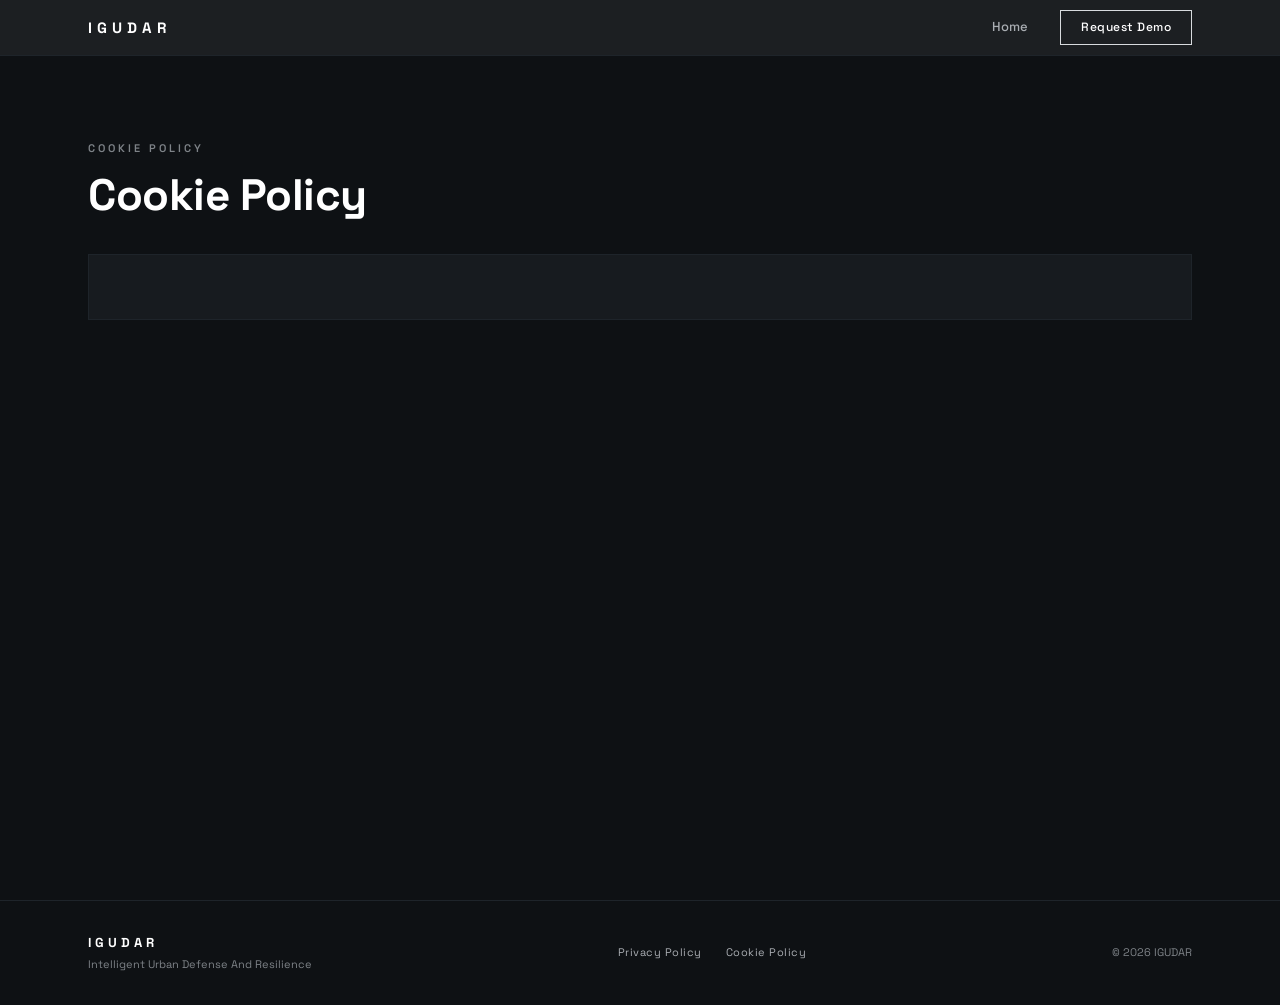
<file: cookie-policy.html>
<!DOCTYPE html>
<html lang="it">
<head>
    <meta charset="UTF-8">
    <meta name="viewport" content="width=device-width, initial-scale=1.0">
    <title>Cookie Policy — IGUDAR</title>
    <link rel="preconnect" href="https://fonts.googleapis.com">
    <link rel="preconnect" href="https://fonts.gstatic.com" crossorigin>
    <link href="https://fonts.googleapis.com/css2?family=Space+Grotesk:wght@300;400;500;600;700&display=swap" rel="stylesheet">
    <link rel="stylesheet" href="style.css">

    <!-- Avacy Cookie Consent -->
    <script id='oil-configuration' type='application/configuration' data-remote-config='https://igudar.avacy-cdn.com/config/igudar/4125e2e5-4762-4b36-a372-154ff3115007/banner.json'></script>
    <script src='https://igudar.avacy-cdn.com/current/dist/oilstub.min.js'></script>
    <script src='https://igudar.avacy-cdn.com/current/dist/oil.min.js'></script>

    <!-- Avacy Policy Viewer -->
    <script type='module' src="https://igudar.avacy-cdn.com/avacy-components/components/components.esm.js"></script>
</head>
<body>

    <!-- NAV -->
    <nav class="nav">
        <div class="nav-inner">
            <div class="nav-logo">
                <a href="index.html" style="text-decoration:none;color:inherit;">
                    <span class="logo-text">IGUDAR</span>
                </a>
            </div>
            <div class="nav-links">
                <a href="index.html" data-en="Home" data-it="Home">Home</a>
                <a href="index.html#contact" class="nav-cta" data-en="Request Demo" data-it="Richiedi Demo">Request Demo</a>
            </div>
        </div>
    </nav>

    <main class="policy-page">
        <div class="container">
            <p class="section-tag">COOKIE POLICY</p>
            <h1 class="policy-title">Cookie Policy</h1>
            <div class="policy-viewer-wrap">
                <av-policy-viewer policy-url="https://api.avacy.eu/igudar/cookiepolicy/1/it"></av-policy-viewer>
            </div>
        </div>
    </main>

    <!-- FOOTER -->
    <footer class="footer">
        <div class="container footer-inner">
            <div>
                <div class="footer-logo">IGUDAR</div>
                <div class="footer-sub">Intelligent Urban Defense And Resilience</div>
            </div>
            <div class="footer-links">
                <a href="privacy-policy.html">Privacy Policy</a>
                <a href="cookie-policy.html">Cookie Policy</a>
            </div>
            <div class="footer-copy">&copy; 2026 IGUDAR</div>
        </div>
    </footer>

</body>
</html>
</file>
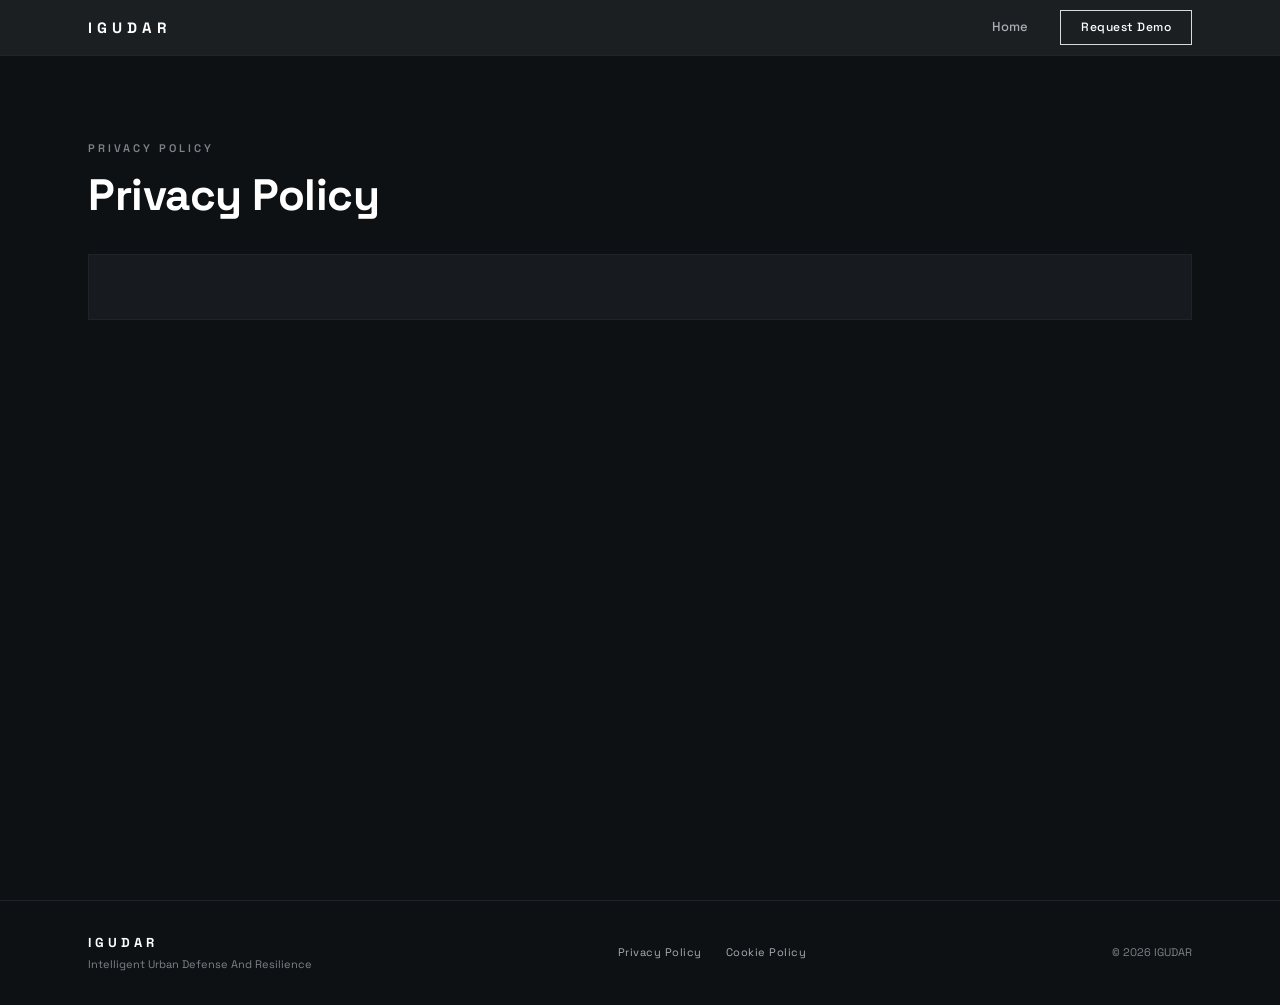
<file: privacy-policy.html>
<!DOCTYPE html>
<html lang="it">
<head>
    <meta charset="UTF-8">
    <meta name="viewport" content="width=device-width, initial-scale=1.0">
    <title>Privacy Policy — IGUDAR</title>
    <link rel="preconnect" href="https://fonts.googleapis.com">
    <link rel="preconnect" href="https://fonts.gstatic.com" crossorigin>
    <link href="https://fonts.googleapis.com/css2?family=Space+Grotesk:wght@300;400;500;600;700&display=swap" rel="stylesheet">
    <link rel="stylesheet" href="style.css">

    <!-- Avacy Cookie Consent -->
    <script id='oil-configuration' type='application/configuration' data-remote-config='https://igudar.avacy-cdn.com/config/igudar/4125e2e5-4762-4b36-a372-154ff3115007/banner.json'></script>
    <script src='https://igudar.avacy-cdn.com/current/dist/oilstub.min.js'></script>
    <script src='https://igudar.avacy-cdn.com/current/dist/oil.min.js'></script>

    <!-- Avacy Policy Viewer -->
    <script type='module' src="https://igudar.avacy-cdn.com/avacy-components/components/components.esm.js"></script>
</head>
<body>

    <!-- NAV -->
    <nav class="nav">
        <div class="nav-inner">
            <div class="nav-logo">
                <a href="index.html" style="text-decoration:none;color:inherit;">
                    <span class="logo-text">IGUDAR</span>
                </a>
            </div>
            <div class="nav-links">
                <a href="index.html" data-en="Home" data-it="Home">Home</a>
                <a href="index.html#contact" class="nav-cta" data-en="Request Demo" data-it="Richiedi Demo">Request Demo</a>
            </div>
        </div>
    </nav>

    <main class="policy-page">
        <div class="container">
            <p class="section-tag">PRIVACY POLICY</p>
            <h1 class="policy-title">Privacy Policy</h1>
            <div class="policy-viewer-wrap">
                <av-policy-viewer policy-url="https://api.avacy.eu/igudar/privacypolicy/1/it"></av-policy-viewer>
            </div>
        </div>
    </main>

    <!-- FOOTER -->
    <footer class="footer">
        <div class="container footer-inner">
            <div>
                <div class="footer-logo">IGUDAR</div>
                <div class="footer-sub">Intelligent Urban Defense And Resilience</div>
            </div>
            <div class="footer-links">
                <a href="privacy-policy.html">Privacy Policy</a>
                <a href="cookie-policy.html">Cookie Policy</a>
            </div>
            <div class="footer-copy">&copy; 2026 IGUDAR</div>
        </div>
    </footer>

</body>
</html>
</file>
<file: style.css>
/* ================================================================
   IGUDAR — Palantir Gotham aesthetic

   Colors: exact Palantir palette
   - Body: #1e2124
   - Medium: #2f3234
   - Light: #494a4b
   - Text: #fff
   - Text medium: #b9b9b9
   - Text light: #9b9b9b
   ================================================================ */

:root {
    --bg:         #0E1114;
    --bg-alt:     #171B1F;
    --bg-surface: #242A30;
    --border:     #3A4149;
    --border-dim: #1E242A;
    --text:       #ffffff;
    --text-2:     #D8DBDE;
    --text-3:     #A9ADB2;
    --text-4:     #7E8388;
    --white:      #ffffff;
    --c-green:    #3DE19A;
    --c-purple:   #A78BFA;
    --c-red:      #F25D5D;
    --c-amber:    #F4B942;
    --font: 'Space Grotesk', -apple-system, BlinkMacSystemFont, 'Segoe UI', sans-serif;
    --mono: 'SF Mono', 'Fira Code', 'Consolas', monospace;
}

* { margin: 0; padding: 0; box-sizing: border-box; }
html { scroll-behavior: smooth; }

body {
    font-family: var(--font);
    background: var(--bg);
    color: var(--text);
    line-height: 1.6;
    -webkit-font-smoothing: antialiased;
    overflow-x: hidden;
}

::selection {
    background: var(--white);
    color: var(--bg);
}

.container {
    max-width: 1200px;
    margin: 0 auto;
    padding: 0 48px;
}

/* ================================================================
   OPENING SEQUENCE — intro + hero unified via sticky overlap
   The intro pins to the top of the viewport while the hero
   scrolls up and over it. Backgrounds match so the transition
   feels like one continuous section instead of two.
   ================================================================ */

.opening-sequence {
    position: relative;
}

/* ================================================================
   INTRO SECTION — Palantir Gotham exact replica
   Sticky inside .opening-sequence so the IGUDAR splash stays
   pinned while the hero rises into view, then releases when
   the hero has fully scrolled into place.
   ================================================================ */

.intro-section {
    min-height: 100vh;
    background: var(--bg);
    display: flex;
    align-items: center;
    justify-content: center;
    flex-direction: column;
    position: sticky;
    top: 0;
    z-index: 1;
    will-change: opacity, transform;
}

.intro-inner {
    display: flex;
    flex-direction: column;
    align-items: center;
    will-change: opacity, transform;
}

.intro-title {
    font-family: var(--font);
    font-size: 140px;
    font-weight: 700;
    letter-spacing: -0.015em;
    line-height: 1;
    color: var(--white);
    display: flex;
    white-space: nowrap;
}

.intro-title .char {
    opacity: 0;
    display: inline-block;
}

.intro-divider {
    width: 0;
    height: 1px;
    background: var(--text-4);
    margin-top: 28px;
    transition: width 0.6s cubic-bezier(0.16, 1, 0.3, 1);
}

.intro-divider.show { width: 80px; }

.intro-subtitle {
    font-size: 24px;
    font-weight: 400;
    color: var(--text-2);
    margin-top: 20px;
    opacity: 0;
    transition: opacity 0.6s ease;
    line-height: 1.3;
    text-align: center;
}

.intro-subtitle.show { opacity: 1; }

.intro-entering {
    font-family: var(--mono);
    font-size: 11px;
    letter-spacing: 4px;
    text-transform: uppercase;
    color: var(--text-4);
    margin-top: 48px;
    opacity: 0;
    transition: opacity 0.6s ease;
}

.intro-entering.show { opacity: 1; }

.intro-scroll {
    position: absolute;
    bottom: 40px;
    left: 50%;
    transform: translateX(-50%);
    display: flex;
    flex-direction: column;
    align-items: center;
    gap: 10px;
    font-family: var(--mono);
    font-size: 10px;
    letter-spacing: 2px;
    text-transform: uppercase;
    color: var(--text-4);
    opacity: 0;
    transition: opacity 0.6s ease;
}

.intro-scroll.show {
    opacity: 1;
    animation: scrollPulse 2s ease-in-out infinite;
}

@keyframes scrollPulse {
    0%, 100% { opacity: 0.5; }
    50% { opacity: 1; }
}

/* ================================================================
   FLICKER TEXT (Gotham-style on scroll)
   ================================================================ */

.flicker-text {
    visibility: hidden;
}

.flicker-text.flicker-ready {
    visibility: visible;
}

.flicker-text .ft-char {
    opacity: 0;
    display: inline;
}

.flicker-text .ft-space {
    display: inline;
    white-space: pre;
}

/* ================================================================
   SCROLL REVEAL
   ================================================================ */

.reveal {
    opacity: 0;
    transform: translateY(28px);
    transition: opacity 0.7s cubic-bezier(0.16, 1, 0.3, 1),
                transform 0.7s cubic-bezier(0.16, 1, 0.3, 1);
}

.reveal.visible {
    opacity: 1;
    transform: translateY(0);
}

.reveal-delay-1 { transition-delay: 0.1s; }
.reveal-delay-2 { transition-delay: 0.2s; }
.reveal-delay-3 { transition-delay: 0.3s; }
.reveal-delay-4 { transition-delay: 0.4s; }

/* ================================================================
   NAV
   ================================================================ */

.nav {
    position: fixed;
    top: 0;
    left: 0;
    right: 0;
    z-index: 1000;
    background: rgba(30, 33, 36, 0.92);
    backdrop-filter: blur(20px);
    -webkit-backdrop-filter: blur(20px);
    border-bottom: 1px solid var(--border-dim);
    height: 56px;
}

.nav-inner {
    max-width: 1200px;
    margin: 0 auto;
    padding: 0 48px;
    height: 100%;
    display: flex;
    align-items: center;
    justify-content: space-between;
}

.logo-text {
    font-size: 15px;
    font-weight: 700;
    letter-spacing: 5px;
}

.nav-links {
    display: flex;
    align-items: center;
    gap: 32px;
}

.nav-links a {
    color: var(--text-3);
    text-decoration: none;
    font-size: 13px;
    font-weight: 500;
    transition: color 0.15s;
}

.nav-links a:hover { color: var(--text); }

.nav-cta {
    border: 1px solid var(--text-2) !important;
    color: var(--text) !important;
    padding: 7px 20px;
    font-size: 12px !important;
    letter-spacing: 0.5px;
    transition: all 0.15s !important;
}

.nav-cta:hover {
    background: var(--white) !important;
    color: var(--bg) !important;
}

.lang-btn {
    background: none;
    border: 1px solid var(--border);
    color: var(--text-3);
    font-family: var(--font);
    font-size: 11px;
    font-weight: 600;
    letter-spacing: 1px;
    padding: 5px 12px;
    cursor: pointer;
    transition: all 0.15s;
}

.lang-btn:hover {
    border-color: var(--text-3);
    color: var(--text);
}

/* ================================================================
   HERO
   ================================================================ */

.hero {
    min-height: 100vh;
    display: flex;
    align-items: center;
    justify-content: center;
    position: relative;
    overflow: hidden;
    z-index: 2;
    background: var(--bg);
}

.hero-bg {
    position: absolute;
    inset: 0;
    background-color: var(--bg);
    background-image:
        linear-gradient(rgba(255, 255, 255, 0.035) 1px, transparent 1px),
        linear-gradient(90deg, rgba(255, 255, 255, 0.035) 1px, transparent 1px),
        radial-gradient(circle at center, rgba(255, 255, 255, 0.06) 1px, transparent 1.5px);
    background-size: 96px 96px, 96px 96px, 24px 24px;
    background-position: 0 0, 0 0, 0 0;
}

.hero-bg::after {
    content: '';
    position: absolute;
    inset: 0;
    background:
        radial-gradient(ellipse at 50% 40%, transparent 0%, transparent 30%, var(--bg) 85%),
        linear-gradient(to bottom, var(--bg) 0%, transparent 14%, transparent 72%, var(--bg) 100%);
    pointer-events: none;
}

.hero-content {
    position: relative;
    z-index: 10;
    text-align: center;
    max-width: 800px;
    padding: 140px 48px 140px;
}

.hero-eyebrow {
    font-size: 12px;
    font-weight: 500;
    letter-spacing: 3px;
    color: var(--text-3);
    text-transform: uppercase;
    margin-bottom: 28px;
}

.hero h1 {
    font-size: 64px;
    font-weight: 700;
    line-height: 1.08;
    letter-spacing: -2px;
    margin-bottom: 24px;
    color: var(--white);
}

.hero-sub {
    font-size: 17px;
    font-weight: 400;
    line-height: 1.75;
    color: var(--text-2);
    max-width: 540px;
    margin: 0 auto 40px;
}

.hero-actions {
    display: flex;
    gap: 12px;
    justify-content: center;
}

.btn-primary {
    display: inline-flex;
    align-items: center;
    gap: 8px;
    padding: 13px 28px;
    background: var(--white);
    color: var(--bg);
    text-decoration: none;
    font-size: 13px;
    font-weight: 600;
    transition: opacity 0.15s;
}

.btn-primary:hover { opacity: 0.88; }
.btn-primary svg { transition: transform 0.15s; }
.btn-primary:hover svg { transform: translateX(2px); }

.btn-ghost {
    display: inline-flex;
    align-items: center;
    padding: 13px 28px;
    border: 1px solid var(--border);
    color: var(--text-2);
    text-decoration: none;
    font-size: 13px;
    font-weight: 600;
    transition: all 0.15s;
}

.btn-ghost:hover {
    border-color: var(--text-3);
    color: var(--text);
}

.btn-lg { padding: 16px 36px; font-size: 14px; }

/* ================================================================
   HUD
   ================================================================ */

.hud {
    position: absolute;
    inset: 0;
    pointer-events: none;
    z-index: 5;
    font-family: var(--mono);
}

.hud-left {
    position: absolute;
    left: 48px;
    bottom: 180px;
}

.hud-right {
    position: absolute;
    right: 48px;
    bottom: 180px;
    text-align: right;
}

.hud-bottom {
    position: absolute;
    bottom: 28px;
    left: 48px;
    right: 48px;
}

.hud-label {
    font-size: 9px;
    font-weight: 600;
    letter-spacing: 3px;
    color: var(--text-4);
    margin-bottom: 10px;
}

.hud-items {
    display: flex;
    flex-direction: column;
    gap: 6px;
}

.hud-item {
    display: flex;
    align-items: center;
    gap: 8px;
    font-size: 11px;
    color: var(--text-3);
}

.dot {
    width: 5px;
    height: 5px;
    border-radius: 50%;
    background: var(--text-4);
    flex-shrink: 0;
}

.dot.on { background: var(--c-green); }

.hud-stat {
    display: flex;
    align-items: baseline;
    gap: 6px;
    font-size: 11px;
    line-height: 2;
    justify-content: flex-end;
}

.hud-val { color: var(--text-2); font-weight: 600; }
.hud-unit { color: var(--text-4); font-size: 10px; }

.hud-feed {
    display: flex;
    flex-direction: column;
    gap: 2px;
}

.feed-line {
    font-size: 11px;
    color: var(--text-4);
    line-height: 1.7;
}

.feed-ts {
    color: var(--text-4);
    margin-right: 8px;
    opacity: 0.6;
}

.feed-ok {
    color: var(--text-2);
    font-weight: 500;
}

/* ================================================================
   STATEMENT
   ================================================================ */

.statement {
    border-top: 1px solid var(--border-dim);
    border-bottom: 1px solid var(--border-dim);
    padding: 56px 0;
    background: var(--bg-alt);
}

.statement p {
    font-size: 22px;
    font-weight: 400;
    line-height: 1.8;
    color: var(--text-2);
    max-width: 740px;
    margin: 0 auto;
    text-align: center;
}

.statement strong {
    color: var(--white);
    font-weight: 600;
}

/* ================================================================
   SECTIONS
   ================================================================ */

.section {
    padding: 72px 0;
}

.section-alt {
    background: var(--bg-alt);
    border-top: 1px solid var(--border-dim);
    border-bottom: 1px solid var(--border-dim);
}

.section-num {
    font-family: var(--mono);
    font-size: 44px;
    font-weight: 700;
    color: var(--border-dim);
    line-height: 1;
    margin-bottom: 10px;
}

.section-tag {
    font-size: 11px;
    font-weight: 600;
    letter-spacing: 3px;
    text-transform: uppercase;
    color: var(--text-4);
    margin-bottom: 12px;
}

.section h2 {
    font-size: 44px;
    font-weight: 700;
    line-height: 1.18;
    letter-spacing: -0.5px;
    margin-bottom: 32px;
    max-width: 600px;
    color: var(--white);
}

/* ================================================================
   STORIES
   ================================================================ */

.stories {
    display: flex;
    flex-direction: column;
    gap: 1px;
    background: var(--border-dim);
    border: 1px solid var(--border-dim);
}

.story {
    background: var(--bg);
    padding: 52px 48px;
    transition: background 0.2s;
}

.story:hover { background: var(--bg-alt); }

.story-idx {
    font-family: var(--mono);
    font-size: 11px;
    font-weight: 700;
    letter-spacing: 2px;
    color: var(--text-4);
    margin-bottom: 14px;
}

.story h3 {
    font-size: 22px;
    font-weight: 600;
    line-height: 1.4;
    color: var(--white);
    margin-bottom: 14px;
    max-width: 760px;
    letter-spacing: -0.3px;
}

.story p {
    font-size: 15px;
    font-weight: 400;
    line-height: 1.75;
    color: var(--text-3);
    max-width: 720px;
}

/* ================================================================
   STEPS
   ================================================================ */

.steps {
    display: flex;
    flex-direction: column;
}

.step {
    display: flex;
    gap: 32px;
    padding: 40px 0;
    border-bottom: 1px solid var(--border-dim);
}

.step:last-child { border-bottom: none; }

.step-num {
    font-family: var(--mono);
    font-size: 28px;
    font-weight: 700;
    color: var(--border);
    width: 56px;
    flex-shrink: 0;
}

.step-body h3 {
    font-size: 18px;
    font-weight: 600;
    margin-bottom: 8px;
    color: var(--white);
}

.step-body p {
    font-size: 15px;
    font-weight: 400;
    line-height: 1.7;
    color: var(--text-3);
    max-width: 560px;
}

/* ================================================================
   PIPELINE (How it works — 4 horizontal steps)
   ================================================================ */

.pipeline {
    display: grid;
    grid-template-columns: repeat(4, 1fr);
    gap: 1px;
    background: var(--border-dim);
    border: 1px solid var(--border-dim);
}

.pipe-step {
    background: var(--bg);
    padding: 40px 32px 36px;
    transition: background 0.2s;
    position: relative;
    display: flex;
    flex-direction: column;
}

.pipe-step:hover { background: var(--bg-alt); }

.pipe-step:not(:last-child)::after {
    content: '';
    position: absolute;
    top: 50%;
    right: -8px;
    transform: translateY(-50%);
    width: 0;
    height: 0;
    border-top: 7px solid transparent;
    border-bottom: 7px solid transparent;
    border-left: 8px solid var(--border);
    z-index: 2;
}

.pipe-num {
    font-family: var(--mono);
    font-size: 28px;
    font-weight: 700;
    color: var(--border);
    line-height: 1;
    margin-bottom: 24px;
    letter-spacing: 1px;
}

.pipe-step h3 {
    font-size: 18px;
    font-weight: 600;
    color: var(--white);
    margin-bottom: 12px;
    letter-spacing: -0.2px;
    line-height: 1.3;
}

.pipe-step p {
    font-size: 13px;
    color: var(--text-3);
    line-height: 1.7;
}

/* ================================================================
   RISK INTRO + PORDENONE BANNER (L3 section)
   ================================================================ */

.risk-intro {
    font-size: 17px;
    font-weight: 400;
    line-height: 1.75;
    color: var(--text-2);
    max-width: 780px;
    margin: 0 0 56px 0;
}

.pordenone-banner {
    background: var(--bg-alt);
    border: 1px solid var(--border-dim);
    padding: 0;
    margin-bottom: 0;
}

.pb-header {
    display: flex;
    align-items: baseline;
    gap: 20px;
    padding: 18px 32px;
    border-bottom: 1px solid var(--border-dim);
    font-family: var(--mono);
}

.pb-tag {
    font-size: 10px;
    font-weight: 700;
    letter-spacing: 2px;
    color: var(--c-purple);
    padding: 4px 10px;
    border: 1px solid rgba(167, 139, 250, 0.4);
    background: rgba(167, 139, 250, 0.08);
}

.pb-title {
    font-family: var(--font);
    font-size: 14px;
    font-weight: 600;
    color: var(--white);
    letter-spacing: 0.3px;
}

.pb-stats {
    display: grid;
    grid-template-columns: repeat(4, 1fr);
    gap: 1px;
    background: var(--border-dim);
}

.pb-stat {
    background: var(--bg-alt);
    padding: 40px 24px 36px;
    text-align: center;
}

.pb-num {
    font-family: var(--font);
    font-size: 48px;
    font-weight: 700;
    color: var(--white);
    line-height: 1;
    margin-bottom: 14px;
    letter-spacing: -1.5px;
}

.pb-unit {
    font-size: 22px;
    font-weight: 500;
    color: var(--text-2);
    letter-spacing: 0;
    margin-left: 2px;
}

.pb-label {
    font-family: var(--mono);
    font-size: 10px;
    font-weight: 600;
    letter-spacing: 1.5px;
    color: var(--text-4);
    text-transform: uppercase;
    line-height: 1.4;
}

.pb-footer {
    padding: 16px 32px;
    border-top: 1px solid var(--border-dim);
    font-family: var(--mono);
    font-size: 11px;
    color: var(--text-3);
    text-align: center;
    letter-spacing: 0.5px;
}

/* ================================================================
   RISK USE CASES GRID (L3 — 3 customer cards)
   ================================================================ */

.risk-usecases-grid {
    display: grid;
    grid-template-columns: 1fr 1fr 1fr;
    gap: 1px;
    background: var(--border-dim);
    border: 1px solid var(--border-dim);
    margin-top: 56px;
}

.ruc {
    background: var(--bg);
    padding: 36px 32px;
    display: flex;
    flex-direction: column;
    transition: background 0.2s;
}

.ruc:hover { background: var(--bg-alt); }

.ruc-tag {
    font-family: var(--mono);
    font-size: 10px;
    font-weight: 700;
    letter-spacing: 2px;
    color: var(--c-purple);
    padding-bottom: 14px;
    margin-bottom: 20px;
    border-bottom: 1px solid var(--border-dim);
}

.ruc h4 {
    font-size: 17px;
    font-weight: 600;
    color: var(--white);
    margin-bottom: 12px;
    letter-spacing: -0.2px;
    line-height: 1.35;
}

.ruc p {
    font-size: 13px;
    color: var(--text-3);
    line-height: 1.7;
}

/* ================================================================
   CASE — CONFIG TAG (section 06)
   ================================================================ */

.case-config {
    display: inline-flex;
    align-items: center;
    gap: 12px;
    margin-bottom: 28px;
    font-family: var(--mono);
    font-size: 11px;
    letter-spacing: 1.5px;
    padding: 8px 14px;
    border: 1px solid var(--border-dim);
    background: var(--bg-alt);
}

.case-config .config-tag {
    color: var(--c-green);
    font-weight: 600;
}

.case-config .config-val {
    color: var(--text-3);
    text-transform: uppercase;
    letter-spacing: 1px;
}

/* ================================================================
   OUTPUT — Tactical report render (section 07)
   ================================================================ */

.output-intro {
    font-size: 18px;
    color: var(--text-3);
    line-height: 1.65;
    max-width: 760px;
    margin-bottom: 56px;
}

.output-render {
    border: 1px solid var(--border-dim);
    background: var(--bg-alt);
    margin: 0 0 40px 0;
}

.output-render-frame {
    position: relative;
    background:
        linear-gradient(rgba(255,255,255,0.015) 1px, transparent 1px),
        linear-gradient(90deg, rgba(255,255,255,0.015) 1px, transparent 1px);
    background-size: 40px 40px;
    background-color: #05080B;
    padding: 24px;
    border-bottom: 1px solid var(--border-dim);
}

.output-render-frame img {
    display: block;
    width: 100%;
    height: auto;
    max-height: 640px;
    object-fit: contain;
    margin: 0 auto;
}

.output-caption {
    padding: 18px 24px 20px;
    display: flex;
    flex-direction: column;
    gap: 10px;
}

.output-caption-tag {
    font-family: var(--mono);
    font-size: 11px;
    letter-spacing: 1.5px;
    color: var(--c-green);
    text-transform: uppercase;
}

.output-caption p {
    font-size: 14px;
    color: var(--text-3);
    line-height: 1.7;
}

.output-caption p strong {
    color: var(--white);
    font-weight: 600;
}

.output-kpis {
    display: grid;
    grid-template-columns: repeat(4, 1fr);
    gap: 1px;
    background: var(--border-dim);
    border: 1px solid var(--border-dim);
    margin-bottom: 28px;
}

.output-kpi {
    padding: 32px 24px 28px;
    background: var(--bg);
    display: flex;
    flex-direction: column;
    gap: 8px;
}

.output-kpi-num {
    font-size: 44px;
    font-weight: 500;
    color: var(--white);
    letter-spacing: -1.5px;
    line-height: 1;
}

.output-kpi-unit {
    font-size: 22px;
    color: var(--text-4);
    font-weight: 400;
    letter-spacing: -0.5px;
}

.output-kpi-label {
    font-family: var(--mono);
    font-size: 11px;
    letter-spacing: 1.2px;
    color: var(--text-3);
    text-transform: uppercase;
    margin-top: 6px;
}

.output-kpi-sub {
    font-size: 12px;
    color: var(--text-4);
    line-height: 1.5;
}

.output-note {
    font-size: 14px;
    color: var(--text-3);
    line-height: 1.7;
    max-width: 840px;
}

.output-note strong { color: var(--white); font-weight: 600; }

/* ================================================================
   MODELS GRID
   ================================================================ */

.models-grid {
    display: grid;
    grid-template-columns: 1fr 1fr;
    gap: 1px;
    background: var(--border-dim);
    border: 1px solid var(--border-dim);
}

.model-card {
    background: var(--bg);
    padding: 48px 44px;
    transition: background 0.2s;
}

.model-card:hover { background: var(--bg-surface); }

.model-icon {
    width: 28px;
    height: 28px;
    color: var(--text-3);
    margin-bottom: 20px;
}

.model-icon svg { width: 100%; height: 100%; }

.model-card h3 {
    font-size: 17px;
    font-weight: 600;
    margin-bottom: 10px;
    color: var(--white);
}

.model-card p {
    font-size: 14px;
    font-weight: 400;
    line-height: 1.7;
    color: var(--text-3);
}

/* ================================================================
   RISK SCORE
   ================================================================ */

.risk-layout {
    display: grid;
    grid-template-columns: 1fr 320px;
    gap: 48px;
    align-items: start;
}

.risk-text > p {
    font-size: 17px;
    font-weight: 400;
    line-height: 1.75;
    color: var(--text-2);
    margin-bottom: 40px;
}

.risk-usecases {
    display: flex;
    flex-direction: column;
    gap: 32px;
}

.risk-use h4 {
    font-size: 15px;
    font-weight: 600;
    color: var(--white);
    margin-bottom: 6px;
}

.risk-use p {
    font-size: 14px;
    font-weight: 400;
    line-height: 1.7;
    color: var(--text-3);
}

.risk-score-card {
    border: 1px solid var(--border-dim);
    background: var(--bg-alt);
    font-family: var(--mono);
}

.rsc-header {
    padding: 12px 20px;
    font-size: 10px;
    font-weight: 600;
    letter-spacing: 2px;
    color: var(--text-4);
    border-bottom: 1px solid var(--border-dim);
}

.rsc-body { padding: 28px 20px; }

.rsc-score {
    text-align: center;
    margin-bottom: 28px;
    padding-bottom: 24px;
    border-bottom: 1px solid var(--border-dim);
}

.rsc-number {
    font-size: 48px;
    font-weight: 700;
    color: var(--white);
    line-height: 1;
    font-family: var(--font);
}

.rsc-label {
    font-size: 11px;
    color: var(--text-4);
    margin-top: 8px;
    letter-spacing: 1px;
}

.rsc-rows { display: flex; flex-direction: column; }

.rsc-row {
    display: flex;
    justify-content: space-between;
    padding: 10px 0;
    font-size: 12px;
    border-bottom: 1px solid var(--border-dim);
}

.rsc-row:last-child { border-bottom: none; }
.rsc-row span:first-child { color: var(--text-4); }
.rsc-row span:last-child { color: var(--text-2); font-weight: 500; }

/* ================================================================
   VISION
   ================================================================ */

.vision { padding: 72px 0; }

.vision-layout {
    display: grid;
    grid-template-columns: 1fr 1fr;
    gap: 80px;
    align-items: start;
}

.vision-left {
    position: sticky;
    top: 120px;
}

.vision-title {
    font-size: 48px;
    font-weight: 700;
    line-height: 1.1;
    letter-spacing: -1px;
    color: var(--white);
}

.vision-right {
    display: flex;
    flex-direction: column;
    gap: 24px;
}

.vision-text {
    font-size: 17px;
    font-weight: 400;
    line-height: 1.8;
    color: var(--text-2);
}

.vision-text em {
    font-style: italic;
    color: var(--white);
}

/* ================================================================
   FOUNDERS
   ================================================================ */

.founders {
    display: grid;
    grid-template-columns: 1fr 1fr;
    gap: 1px;
    background: var(--border-dim);
    border: 1px solid var(--border-dim);
}

.founder {
    background: var(--bg);
    padding: 48px 44px;
    display: flex;
    flex-direction: column;
    gap: 20px;
}

.founder-header {
    display: flex;
    align-items: center;
    gap: 20px;
}

.founder-photo {
    width: 64px;
    height: 64px;
    border-radius: 50%;
    object-fit: cover;
    flex-shrink: 0;
    filter: grayscale(100%);
    transition: filter 0.3s;
}

.founder:hover .founder-photo {
    filter: grayscale(0%);
}

.founder-name {
    font-size: 18px;
    font-weight: 600;
    color: var(--white);
}

.founder-role {
    font-size: 13px;
    color: var(--text-3);
    margin-top: 2px;
}

.founder-bio {
    font-size: 14px;
    font-weight: 400;
    line-height: 1.7;
    color: var(--text-3);
}

.founder-links {
    display: flex;
    gap: 16px;
    margin-top: 4px;
}

.founder-links a {
    font-size: 12px;
    font-family: var(--mono);
    color: var(--text-4);
    text-decoration: none;
    letter-spacing: 0.5px;
    transition: color 0.15s;
}

.founder-links a:hover { color: var(--text-2); }

/* ================================================================
   CTA
   ================================================================ */

.cta { border-top: 1px solid var(--border-dim); }

.cta-content {
    text-align: center;
    display: flex;
    flex-direction: column;
    align-items: center;
}

.cta-content h2 {
    max-width: none;
    margin-bottom: 12px;
}

.cta-content p {
    font-size: 16px;
    color: var(--text-3);
    margin-bottom: 36px;
}

/* ================================================================
   FOOTER
   ================================================================ */

.footer {
    border-top: 1px solid var(--border-dim);
    padding: 32px 0;
}

.footer-inner {
    display: flex;
    align-items: center;
    justify-content: space-between;
}

.footer-logo {
    font-size: 13px;
    font-weight: 700;
    letter-spacing: 4px;
}

.footer-sub {
    font-size: 11px;
    color: var(--text-4);
    margin-top: 2px;
}

.footer-copy {
    font-size: 11px;
    color: var(--text-4);
}

.footer-links {
    display: flex;
    gap: 24px;
}

.footer-links a {
    font-size: 11px;
    color: var(--text-3);
    text-decoration: none;
    letter-spacing: 0.5px;
    transition: color 0.15s;
}

.footer-links a:hover { color: var(--text); }

/* ================================================================
   INLINE CTA STRIP — mid-page conversion prompts
   ================================================================ */

.cta-strip {
    margin-top: 48px;
    padding: 36px 44px;
    border: 1px solid var(--border);
    background: linear-gradient(135deg, rgba(255,255,255,0.02) 0%, transparent 100%);
    display: flex;
    align-items: center;
    justify-content: space-between;
    gap: 32px;
    flex-wrap: wrap;
}

.cta-strip-text {
    flex: 1;
    min-width: 260px;
}

.cta-strip-title {
    font-size: 20px;
    font-weight: 600;
    color: var(--white);
    line-height: 1.3;
    margin-bottom: 6px;
    letter-spacing: -0.3px;
}

.cta-strip-sub {
    font-size: 14px;
    color: var(--text-3);
    line-height: 1.55;
}

/* ================================================================
   STICKY CTA — desktop floating chip + mobile bottom bar
   ================================================================ */

.sticky-cta {
    position: fixed;
    z-index: 999;
    right: 28px;
    bottom: 28px;
    display: inline-flex;
    align-items: center;
    gap: 10px;
    padding: 14px 22px;
    background: var(--white);
    color: var(--bg);
    text-decoration: none;
    font-size: 13px;
    font-weight: 600;
    letter-spacing: 0.3px;
    border-radius: 999px;
    box-shadow: 0 12px 32px rgba(0,0,0,0.45), 0 0 0 1px rgba(255,255,255,0.08);
    transform: translateY(0);
    opacity: 1;
    transition: background 0.15s;
}

.sticky-cta:hover {
    background: var(--text-2);
}

.sticky-cta-arrow {
    transition: transform 0.15s;
}

.sticky-cta:hover .sticky-cta-arrow {
    transform: translateX(2px);
}

/* ================================================================
   POLICY PAGES (privacy / cookie)
   ================================================================ */

.policy-page {
    padding: 140px 0 96px;
    min-height: 100vh;
}

.policy-title {
    font-size: 44px;
    font-weight: 700;
    line-height: 1.18;
    letter-spacing: -0.5px;
    color: var(--white);
    margin-bottom: 32px;
}

.policy-viewer-wrap {
    background: var(--bg-alt);
    border: 1px solid var(--border-dim);
    padding: 32px;
    color: var(--text-2);
}

.policy-viewer-wrap av-policy-viewer {
    --av-color-text: var(--text-2);
    color: var(--text-2);
    display: block;
}

/* ================================================================
   CONTACT FORM
   ================================================================ */

.contact-form {
    width: 100%;
    max-width: 640px;
    margin: 8px auto 0;
    text-align: left;
    display: flex;
    flex-direction: column;
    gap: 18px;
}

.cf-row {
    display: grid;
    grid-template-columns: 1fr 1fr;
    gap: 18px;
}

.cf-field {
    display: flex;
    flex-direction: column;
    gap: 8px;
}

.cf-label {
    font-family: var(--mono);
    font-size: 10px;
    font-weight: 600;
    letter-spacing: 2px;
    text-transform: uppercase;
    color: var(--text-4);
}

.cf-field input,
.cf-field select,
.cf-field textarea {
    width: 100%;
    background: var(--bg-alt);
    border: 1px solid var(--border-dim);
    color: var(--text);
    font-family: var(--font);
    font-size: 14px;
    padding: 12px 14px;
    transition: border-color 0.15s, background 0.15s;
    resize: none;
}

.cf-field textarea {
    min-height: 120px;
    line-height: 1.55;
}

.cf-field select {
    appearance: none;
    -webkit-appearance: none;
    background-image: url("data:image/svg+xml;utf8,<svg xmlns='http://www.w3.org/2000/svg' width='12' height='12' viewBox='0 0 12 12'><path fill='none' stroke='%237E8388' stroke-width='1.5' d='M2 4l4 4 4-4'/></svg>");
    background-repeat: no-repeat;
    background-position: right 14px center;
    padding-right: 36px;
}

.cf-field select option {
    background: var(--bg-alt);
    color: var(--text);
}

.cf-field input:focus,
.cf-field select:focus,
.cf-field textarea:focus {
    outline: none;
    border-color: var(--text-3);
    background: var(--bg);
}

.cf-field input:invalid:not(:placeholder-shown),
.cf-field textarea:invalid:not(:placeholder-shown) {
    border-color: var(--c-red);
}

.contact-form.cf-submitted .cf-field input:invalid,
.contact-form.cf-submitted .cf-field select:invalid,
.contact-form.cf-submitted .cf-field textarea:invalid {
    border-color: var(--c-red);
}

.cf-honey {
    position: absolute;
    left: -9999px;
    width: 1px;
    height: 1px;
    opacity: 0;
    pointer-events: none;
}

.cf-actions {
    display: flex;
    flex-direction: column;
    align-items: center;
    gap: 14px;
    margin-top: 8px;
}

.cf-actions .btn-primary {
    position: relative;
    cursor: pointer;
    border: none;
    font-family: var(--font);
}

.cf-actions .btn-primary[disabled] {
    opacity: 0.6;
    cursor: not-allowed;
}

.cf-btn-spinner {
    display: none;
    width: 14px;
    height: 14px;
    border: 2px solid rgba(0,0,0,0.2);
    border-top-color: var(--bg);
    border-radius: 50%;
    animation: cfspin 0.7s linear infinite;
}

.contact-form.cf-loading .cf-btn-arrow { display: none; }
.contact-form.cf-loading .cf-btn-spinner { display: inline-block; }

@keyframes cfspin {
    to { transform: rotate(360deg); }
}

.cf-privacy {
    font-size: 12px;
    color: var(--text-4);
    text-align: center;
    line-height: 1.55;
    margin: 0;
}

.cf-privacy a {
    color: var(--text-3);
    text-decoration: underline;
    text-underline-offset: 2px;
}

.cf-privacy a:hover { color: var(--text); }

.cf-feedback {
    margin-top: 4px;
    padding: 16px 20px;
    border: 1px solid var(--border-dim);
    font-size: 14px;
    line-height: 1.5;
    display: flex;
    flex-direction: column;
    gap: 4px;
}

.cf-feedback[hidden] { display: none; }

.cf-feedback strong {
    font-weight: 600;
    color: var(--white);
}

.cf-feedback span {
    color: var(--text-3);
}

.cf-success {
    border-color: rgba(61, 225, 154, 0.3);
    background: rgba(61, 225, 154, 0.06);
}

.cf-success strong { color: var(--c-green); }

.cf-error {
    border-color: rgba(242, 93, 93, 0.3);
    background: rgba(242, 93, 93, 0.06);
}

.cf-error strong { color: var(--c-red); }

.contact-form.cf-sent .cf-row,
.contact-form.cf-sent > .cf-field,
.contact-form.cf-sent .cf-actions { display: none; }

@media (max-width: 700px) {
    .cf-row { grid-template-columns: 1fr; gap: 16px; }
    .contact-form { gap: 16px; }
}

/* ================================================================
   STAT CARDS (Problem + Pordenone case)
   ================================================================ */

.stat-cards {
    display: grid;
    grid-template-columns: 1fr 1fr 1fr;
    gap: 1px;
    background: var(--border-dim);
    border: 1px solid var(--border-dim);
    margin-bottom: 40px;
}

.stat-card {
    background: var(--bg);
    padding: 44px 36px 40px;
    text-align: center;
    transition: background 0.2s;
    display: flex;
    flex-direction: column;
}

.stat-card:hover { background: var(--bg-alt); }

.stat-tag {
    font-family: var(--mono);
    font-size: 10px;
    font-weight: 700;
    letter-spacing: 2px;
    color: var(--c-red);
    padding-bottom: 20px;
    margin-bottom: 24px;
    border-bottom: 1px solid var(--border-dim);
}

.stat-num {
    font-size: 88px;
    font-weight: 700;
    line-height: 1;
    color: var(--white);
    letter-spacing: -3px;
    margin-bottom: 14px;
}

.stat-card.stat-ok .stat-num {
    color: var(--c-green);
}

.stat-label {
    font-family: var(--mono);
    font-size: 11px;
    font-weight: 600;
    letter-spacing: 1.5px;
    text-transform: uppercase;
    color: var(--text-3);
    margin-bottom: 14px;
}

.stat-caption {
    font-size: 13px;
    color: var(--text-4);
    font-weight: 400;
    line-height: 1.55;
    max-width: 280px;
    margin: auto auto 0;
}

.problem-note,
.case-note {
    font-size: 16px;
    color: var(--text-2);
    font-style: italic;
    line-height: 1.7;
    text-align: center;
    max-width: 720px;
    margin: 0 auto;
}

.problem-note strong,
.case-note strong {
    color: var(--white);
    font-style: normal;
    font-weight: 600;
}

.case-intro {
    font-size: 16px;
    color: var(--text-3);
    line-height: 1.7;
    max-width: 720px;
    margin-top: -20px;
    margin-bottom: 32px;
}

/* ================================================================
   GAP CARDS (State of the art — 3 methods with limits)
   ================================================================ */

.gap-cards {
    display: grid;
    grid-template-columns: 1fr 1fr 1fr;
    gap: 1px;
    background: var(--border-dim);
    border: 1px solid var(--border-dim);
    margin-bottom: 40px;
}

.gap-card {
    background: var(--bg);
    padding: 44px 36px 40px;
    display: flex;
    flex-direction: column;
    transition: background 0.2s;
}

.gap-card:hover { background: var(--bg-alt); }

.gap-idx {
    font-family: var(--mono);
    font-size: 28px;
    font-weight: 700;
    color: var(--border);
    line-height: 1;
    margin-bottom: 24px;
}

.gap-card h3 {
    font-size: 20px;
    font-weight: 600;
    color: var(--white);
    letter-spacing: -0.2px;
    margin-bottom: 14px;
    line-height: 1.3;
}

.gap-desc {
    font-size: 14px;
    color: var(--text-3);
    line-height: 1.7;
    margin-bottom: 28px;
    flex: 1;
}

.gap-limit {
    padding-top: 20px;
    border-top: 1px solid var(--border-dim);
}

.gap-limit-tag {
    display: inline-block;
    font-family: var(--mono);
    font-size: 10px;
    font-weight: 700;
    letter-spacing: 2px;
    color: var(--c-red);
    margin-bottom: 10px;
}

.gap-limit p {
    font-size: 14px;
    color: var(--text-2);
    font-weight: 500;
    line-height: 1.55;
}

.gap-note {
    font-size: 16px;
    color: var(--text-2);
    font-style: italic;
    line-height: 1.7;
    text-align: center;
    max-width: 720px;
    margin: 0 auto;
}

/* ================================================================
   LAYERS (3-layer architecture)
   ================================================================ */

.layers {
    display: flex;
    flex-direction: column;
    gap: 1px;
    background: var(--border-dim);
    border: 1px solid var(--border-dim);
    margin-bottom: 40px;
}

.layer {
    background: var(--bg);
    padding: 36px 40px;
    transition: background 0.2s;
}

.layer:hover { background: var(--bg-alt); }

.layer-head {
    display: flex;
    align-items: center;
    gap: 24px;
    margin-bottom: 14px;
}

.layer-id {
    font-family: var(--mono);
    font-size: 18px;
    font-weight: 700;
    color: var(--text-4);
    letter-spacing: 1px;
    flex-shrink: 0;
    width: 32px;
}

.layer-title {
    display: flex;
    align-items: center;
    gap: 16px;
    flex: 1;
    flex-wrap: wrap;
}

.layer-title h3 {
    font-size: 20px;
    font-weight: 600;
    color: var(--white);
    letter-spacing: -0.2px;
}

.layer-status {
    font-family: var(--mono);
    font-size: 10px;
    font-weight: 600;
    letter-spacing: 1.5px;
    padding: 4px 10px;
    border: 1px solid;
}

.layer-status.status-ready {
    color: var(--c-green);
    border-color: rgba(61, 225, 154, 0.35);
    background: rgba(61, 225, 154, 0.08);
}

.layer-status.status-roadmap {
    color: var(--c-amber);
    border-color: rgba(244, 185, 66, 0.35);
    background: rgba(244, 185, 66, 0.08);
}

.layer p {
    font-size: 15px;
    line-height: 1.7;
    color: var(--text-3);
    max-width: 760px;
    padding-left: 56px;
}

.layer-note {
    font-size: 14px;
    color: var(--text-4);
    font-style: italic;
    text-align: center;
}

/* ================================================================
   METHOD COMPARE
   ================================================================ */

.method-intro {
    font-size: 16px;
    color: var(--text-3);
    line-height: 1.7;
    margin-top: -20px;
    margin-bottom: 32px;
}

.method-compare {
    display: grid;
    grid-template-columns: 1fr 1fr;
    gap: 1px;
    background: var(--border-dim);
    border: 1px solid var(--border-dim);
    margin-bottom: 40px;
}

.method-col {
    padding: 44px 40px 40px;
    background: var(--bg);
}

.method-col.method-trad {
    background: var(--bg-alt);
}

.method-col.method-ig {
    background: #14181b;
    border-left: 3px solid var(--c-green);
}

.method-tag {
    font-family: var(--mono);
    font-size: 10px;
    font-weight: 600;
    letter-spacing: 2px;
    color: var(--text-4);
    margin-bottom: 16px;
}

.method-col.method-ig .method-tag {
    color: var(--c-green);
}

.method-col h3 {
    font-size: 22px;
    font-weight: 700;
    color: var(--text-2);
    margin-bottom: 6px;
    letter-spacing: -0.3px;
}

.method-col.method-ig h3 {
    color: var(--white);
}

.method-sub {
    font-size: 13px;
    font-family: var(--mono);
    color: var(--text-4);
    margin-bottom: 32px;
}

.method-score {
    font-size: 72px;
    font-weight: 700;
    line-height: 1;
    letter-spacing: -2px;
    color: var(--text-3);
    margin-bottom: 8px;
}

.method-col.method-ig .method-score {
    color: var(--c-green);
}

.method-score-label {
    font-family: var(--mono);
    font-size: 11px;
    font-weight: 500;
    letter-spacing: 1px;
    color: var(--text-4);
    margin-bottom: 20px;
}

.method-quip {
    font-size: 14px;
    color: var(--text-4);
    font-style: italic;
}

.method-col.method-ig .method-quip {
    color: var(--text-2);
    font-weight: 500;
}

.method-note {
    font-size: 16px;
    color: var(--text-2);
    font-style: italic;
    text-align: center;
    max-width: 720px;
    margin: 0 auto;
    line-height: 1.7;
}

/* ================================================================
   DEFEND / MULTI-DOMAIN — model card status badges
   ================================================================ */

.defend-intro {
    font-size: 16px;
    color: var(--text-3);
    line-height: 1.7;
    max-width: 720px;
    margin-top: -20px;
    margin-bottom: 32px;
}

.model-card {
    position: relative;
}

.model-card.model-beachhead {
    border-left: 3px solid var(--c-green);
}

.model-status {
    position: absolute;
    top: 20px;
    right: 20px;
    font-family: var(--mono);
    font-size: 9px;
    font-weight: 700;
    letter-spacing: 1.5px;
    padding: 4px 10px;
    border: 1px solid;
}

.model-status.status-beachhead {
    color: var(--c-green);
    border-color: rgba(61, 225, 154, 0.4);
    background: rgba(61, 225, 154, 0.1);
}

.model-status.status-compat {
    color: var(--text-4);
    border-color: var(--border);
    background: transparent;
}

.model-tag {
    font-family: var(--mono);
    font-size: 10px;
    font-weight: 600;
    letter-spacing: 2.5px;
    color: var(--text-4);
    margin-bottom: 20px;
    text-transform: uppercase;
}

/* ================================================================
   TIMELINE (Roadmap)
   ================================================================ */

.timeline {
    display: grid;
    grid-template-columns: repeat(4, 1fr);
    gap: 0;
    position: relative;
    margin-top: 24px;
}

.timeline::before {
    content: '';
    position: absolute;
    top: 66px;
    left: 6%;
    right: 6%;
    height: 1px;
    background: var(--border);
}

.tl-step {
    padding: 0 16px;
    display: flex;
    flex-direction: column;
    align-items: flex-start;
    position: relative;
}

.tl-date {
    font-family: var(--mono);
    font-size: 12px;
    font-weight: 700;
    letter-spacing: 1.5px;
    color: var(--text-2);
    margin-bottom: 28px;
}

.tl-dot {
    width: 14px;
    height: 14px;
    border-radius: 50%;
    background: var(--bg);
    border: 2px solid var(--c-green);
    margin-bottom: 24px;
    position: relative;
    z-index: 2;
}

.tl-dot.tl-dot-now {
    background: var(--c-green);
}

.tl-dot.tl-dot-next {
    border-color: var(--c-purple);
    background: var(--c-purple);
}

.tl-dot.tl-dot-future {
    border-color: var(--c-red);
    background: var(--bg);
}

.tl-body h4 {
    font-size: 15px;
    font-weight: 600;
    color: var(--white);
    margin-bottom: 8px;
    line-height: 1.35;
}

.tl-body p {
    font-size: 13px;
    color: var(--text-3);
    line-height: 1.6;
}

/* ================================================================
   RESPONSIVE
   ================================================================ */

@media (max-width: 900px) {
    .container { padding: 0 24px; }
    .nav-inner { padding: 0 24px; }
    .hero h1 { font-size: 40px; letter-spacing: -1px; }
    .hero-content { padding: 100px 24px 120px; }
    .section { padding: 56px 0; }
    .section h2 { font-size: 32px; margin-bottom: 28px; }

    .output-kpis { grid-template-columns: 1fr 1fr; }
    .output-kpi { padding: 26px 20px 22px; }
    .output-kpi-num { font-size: 36px; }
    .output-render-frame { padding: 14px; }
    .output-intro { font-size: 16px; margin-bottom: 28px; }
    .statement { padding: 48px 0; }
    .cta-strip { margin-top: 40px; }
    .case-config { font-size: 10px; }
    .models-grid { grid-template-columns: 1fr; }
    .risk-layout { grid-template-columns: 1fr; }
    .vision-layout { grid-template-columns: 1fr; gap: 32px; }
    .vision-left { position: static; }
    .vision-title { font-size: 36px; }
    .founders { grid-template-columns: 1fr; }
    .hud-left, .hud-right { display: none; }
    .nav-links { display: none; }
    .lang-btn { margin-left: auto; }
    .footer-inner { flex-direction: column; gap: 12px; text-align: center; }
    .footer-links { justify-content: center; }

    .cta-strip { padding: 28px 24px; gap: 20px; flex-direction: column; align-items: flex-start; margin-top: 56px; }
    .cta-strip-title { font-size: 18px; }

    .sticky-cta {
        right: 0;
        left: 0;
        bottom: 0;
        border-radius: 0;
        padding: 16px 20px;
        justify-content: center;
        box-shadow: 0 -8px 24px rgba(0,0,0,0.5), 0 -1px 0 rgba(255,255,255,0.06);
        font-size: 14px;
    }

    .policy-page { padding: 100px 0 72px; }
    .policy-title { font-size: 32px; }
    .policy-viewer-wrap { padding: 20px; }

    body.has-sticky-cta { padding-bottom: 64px; }
    .intro-title { font-size: 72px; }
    .intro-subtitle { font-size: 18px; }
    .intro-entering { margin-top: 32px; }

    .stat-cards { grid-template-columns: 1fr; }
    .stat-num { font-size: 72px; }
    .stat-card { padding: 40px 32px 36px; }

    .gap-cards { grid-template-columns: 1fr; }
    .gap-card { padding: 36px 28px; }

    .pipeline { grid-template-columns: 1fr 1fr; }
    .pipe-step { padding: 32px 24px; }
    .pipe-step:not(:last-child)::after { display: none; }

    .risk-usecases-grid { grid-template-columns: 1fr; }
    .ruc { padding: 30px 24px; }

    .pb-header { flex-direction: column; align-items: flex-start; gap: 10px; padding: 18px 24px; }
    .pb-stats { grid-template-columns: 1fr 1fr; }
    .pb-stat { padding: 32px 18px 28px; }
    .pb-num { font-size: 40px; }
    .pb-unit { font-size: 18px; }
    .pb-footer { padding: 14px 24px; font-size: 11px; line-height: 1.5; }

    .method-compare { grid-template-columns: 1fr; }
    .method-col { padding: 36px 28px; }
    .method-score { font-size: 56px; }

    .timeline {
        grid-template-columns: 1fr;
        gap: 0;
        margin-top: 0;
        padding-left: 24px;
        border-left: 1px solid var(--border);
    }
    .timeline::before { display: none; }
    .tl-step {
        flex-direction: column;
        align-items: flex-start;
        padding: 0 0 32px 0;
        gap: 10px;
        position: relative;
    }
    .tl-step:last-child { padding-bottom: 0; }
    .tl-date { margin-bottom: 4px; }
    .tl-dot { position: absolute; left: -31px; top: 4px; margin: 0; }

    .layer { padding: 28px 24px; }
    .layer p { padding-left: 0; }
    .layer-head { flex-wrap: wrap; gap: 12px; }
    .layer-title { width: 100%; }
}

@media (max-width: 600px) {
    .container { padding: 0 20px; }
    .hero h1 { font-size: 32px; letter-spacing: -0.5px; }
    .hero-sub { font-size: 15px; }
    .hero-actions { flex-direction: column; align-items: center; }
    .statement { padding: 40px 0; }
    .statement p { font-size: 18px; padding: 0 4px; }
    .section { padding: 44px 0; }
    .section h2 { font-size: 26px; margin-bottom: 22px; }
    .cta-strip { margin-top: 32px; }
    .section-num { font-size: 36px; }

    .pipeline { grid-template-columns: 1fr; }

    .stat-num { font-size: 60px; }
    .stat-card { padding: 32px 24px 28px; }
    .stat-caption { font-size: 12px; }

    .pb-stats { grid-template-columns: 1fr 1fr; }
    .pb-stat { padding: 24px 12px 22px; }
    .pb-num { font-size: 32px; letter-spacing: -1px; }
    .pb-unit { font-size: 14px; }
    .pb-label { font-size: 9px; letter-spacing: 1px; }

    .method-score { font-size: 48px; }
    .method-col h3 { font-size: 19px; }

    .gap-card { padding: 28px 22px; }
    .pipe-step { padding: 28px 22px; }
    .ruc { padding: 26px 20px; }

    .hud-bottom { display: none; }
    .intro-title { font-size: 48px; }
    .intro-subtitle { font-size: 16px; padding: 0 24px; }
    .intro-entering { font-size: 10px; letter-spacing: 3px; }

    .risk-intro { font-size: 15px; line-height: 1.7; }
}

@media (max-width: 420px) {
    .pb-stats { grid-template-columns: 1fr; }
    .stat-num { font-size: 52px; }
    .section h2 { font-size: 22px; }
    .intro-title { font-size: 40px; }
}
</file>
